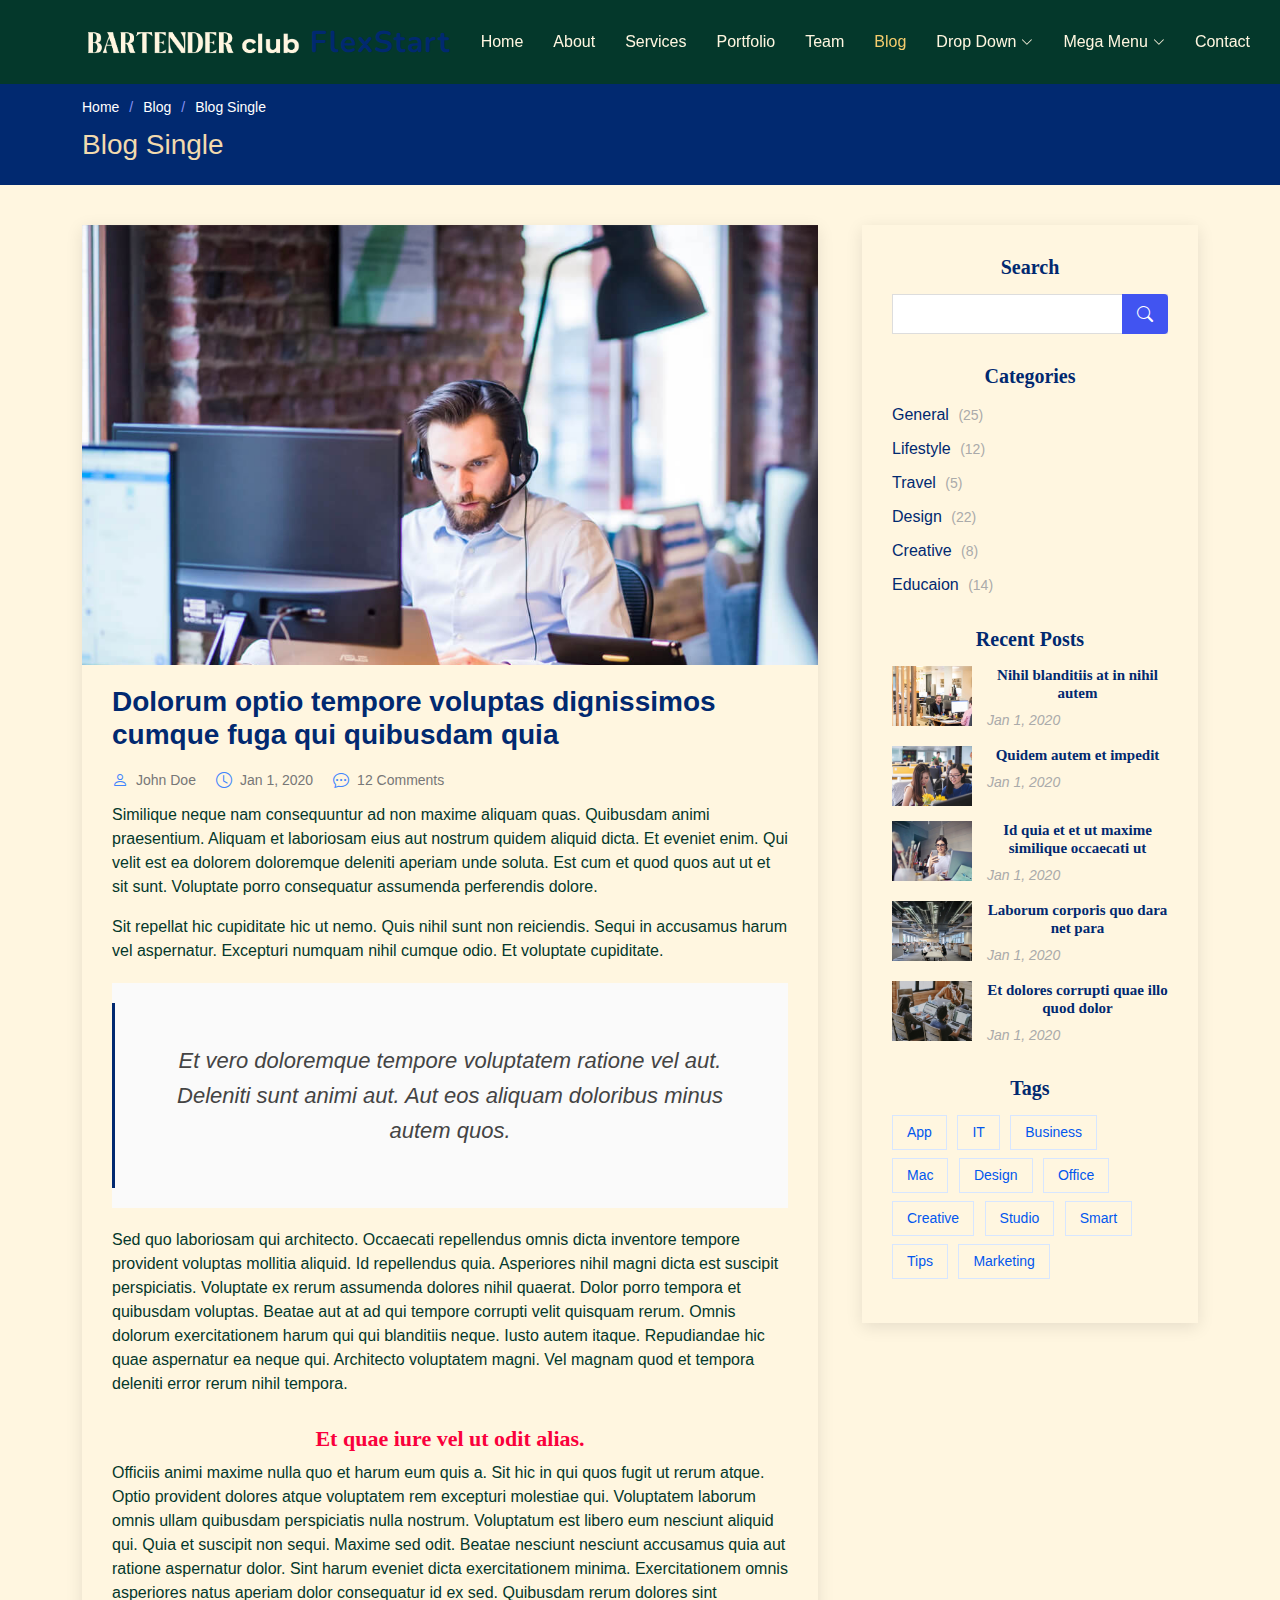
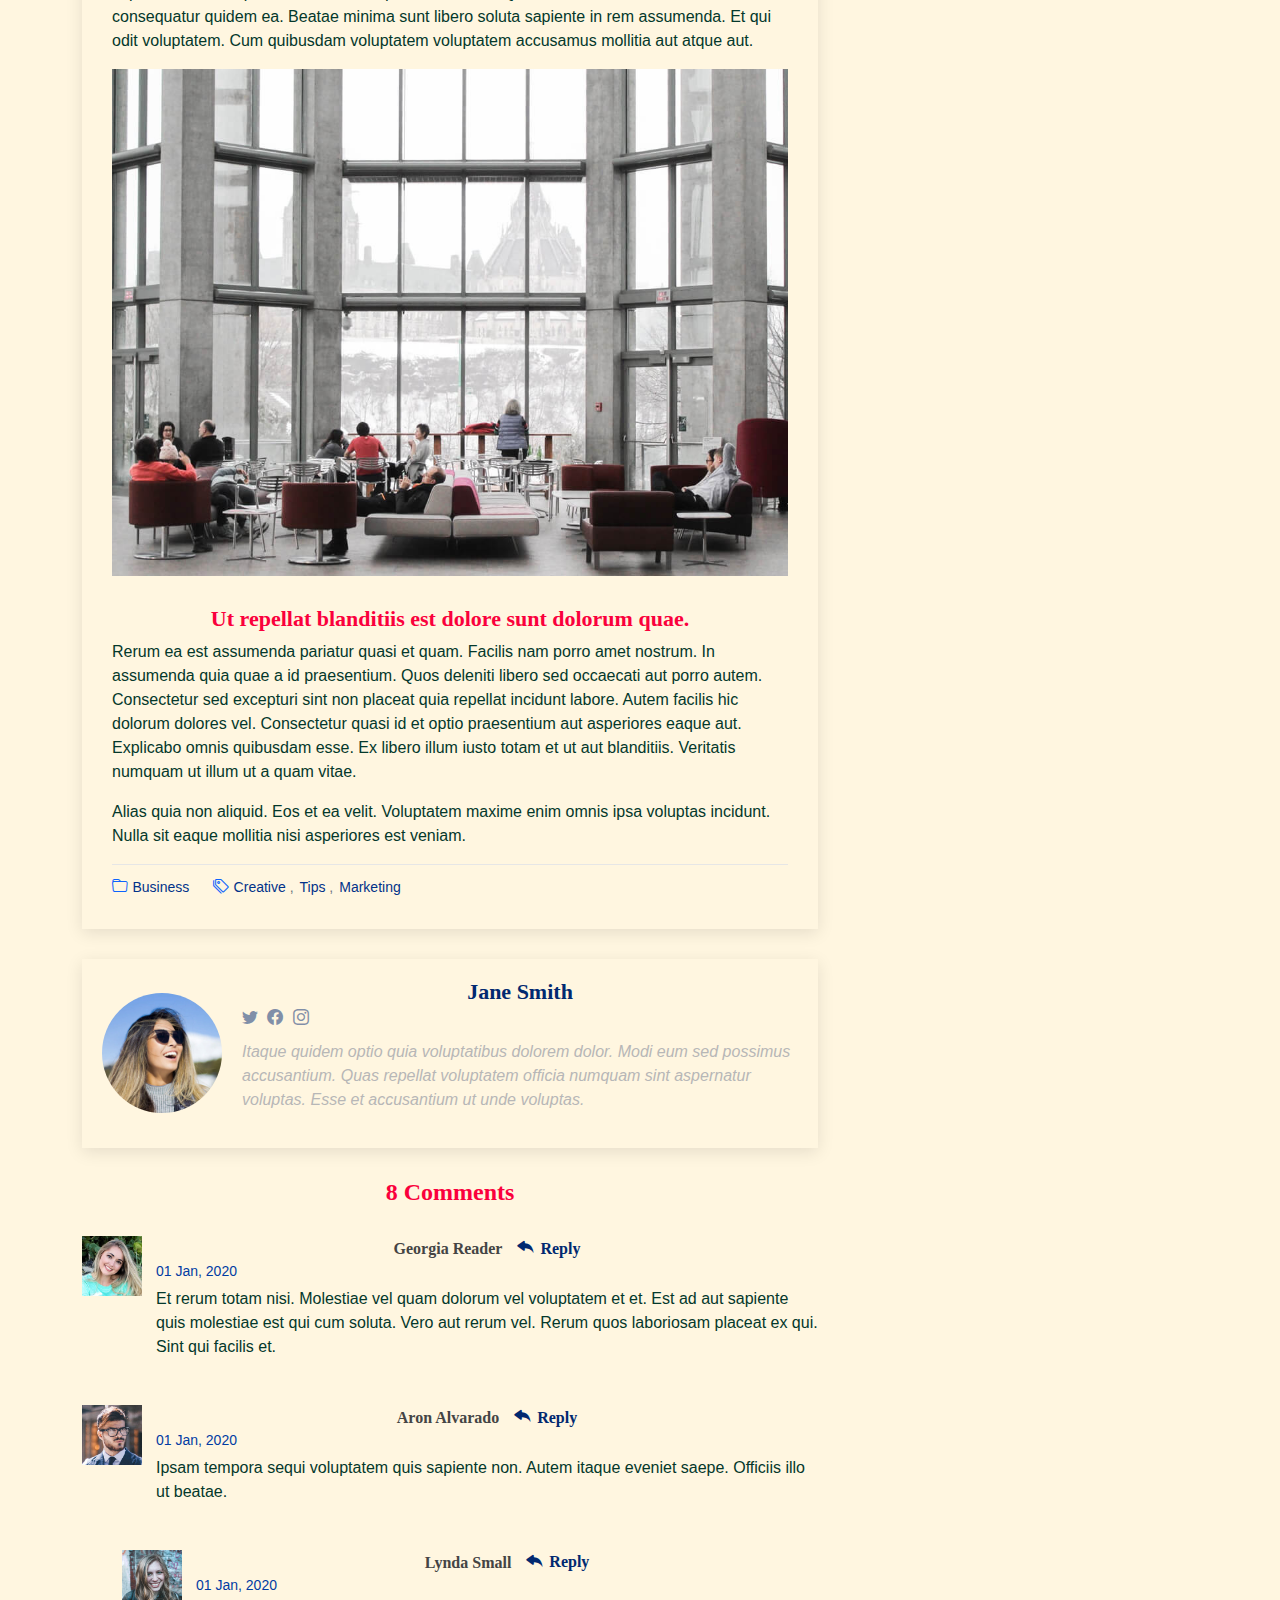
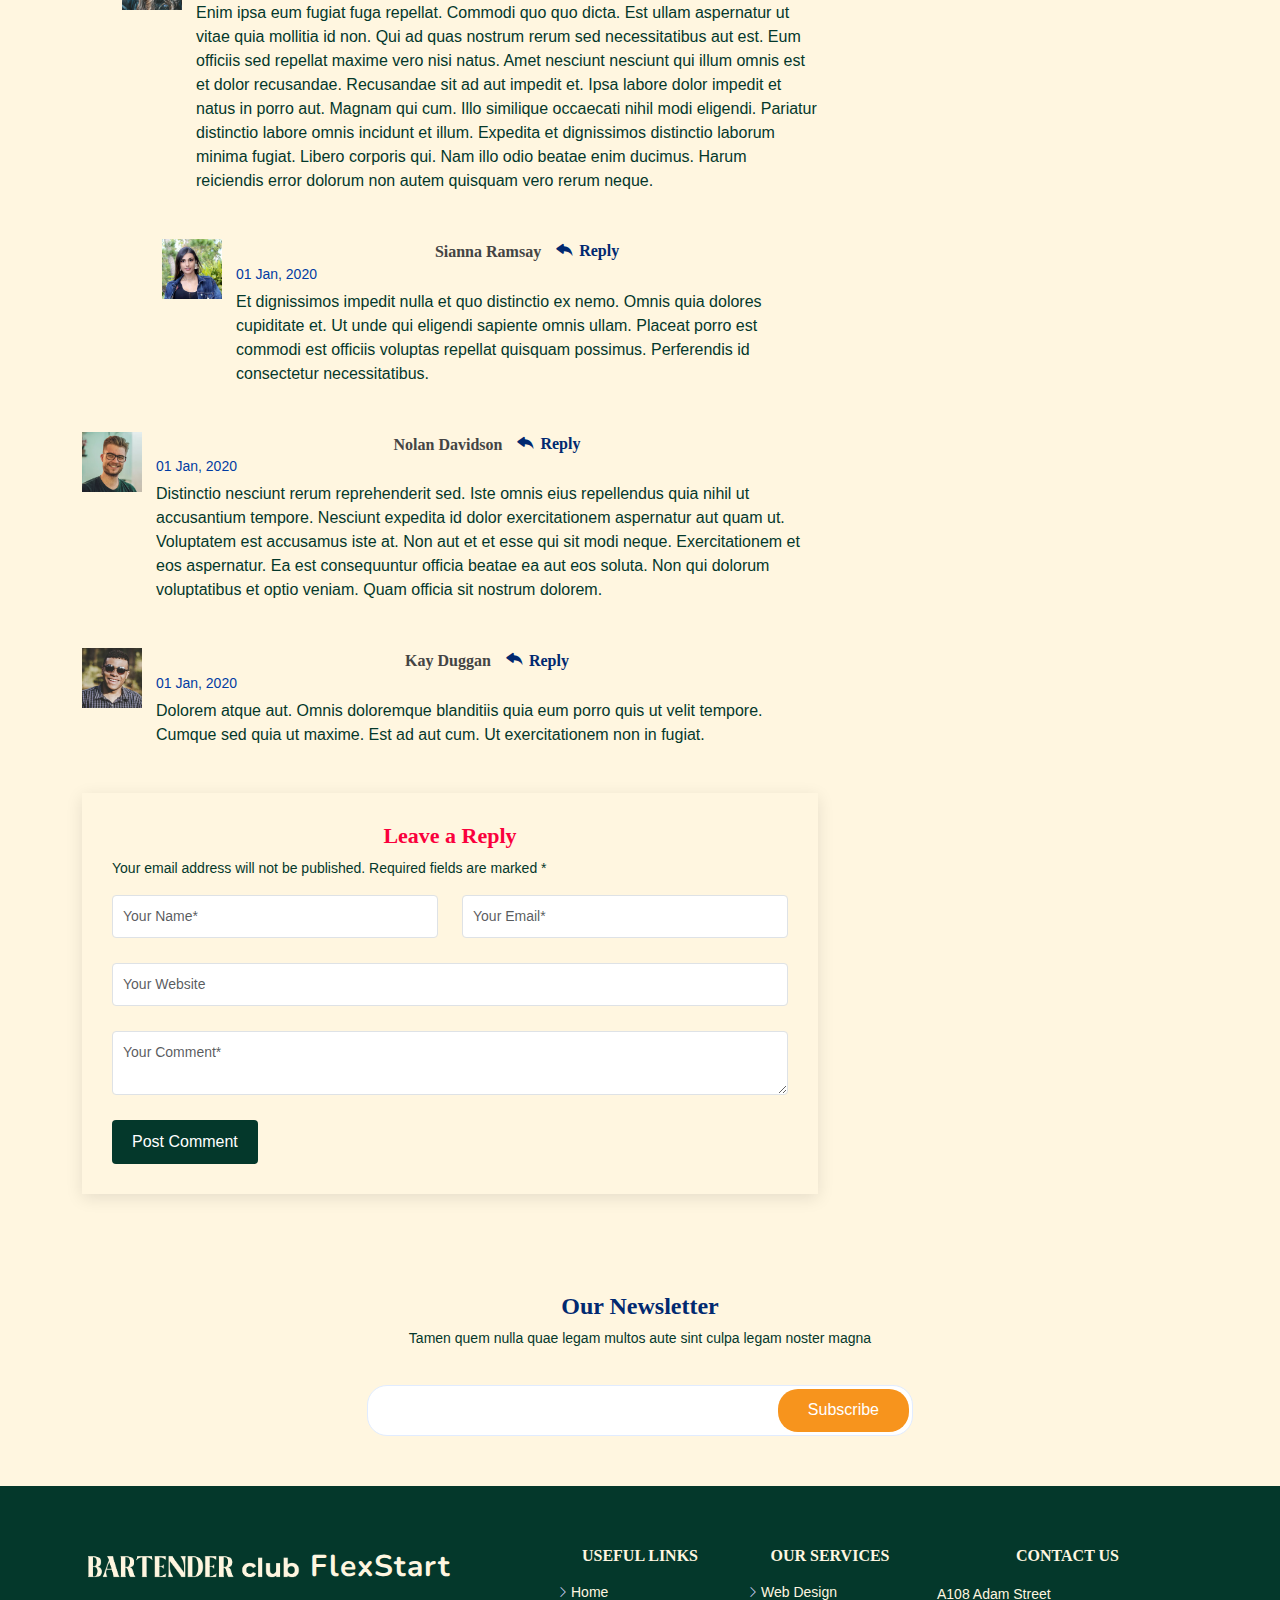
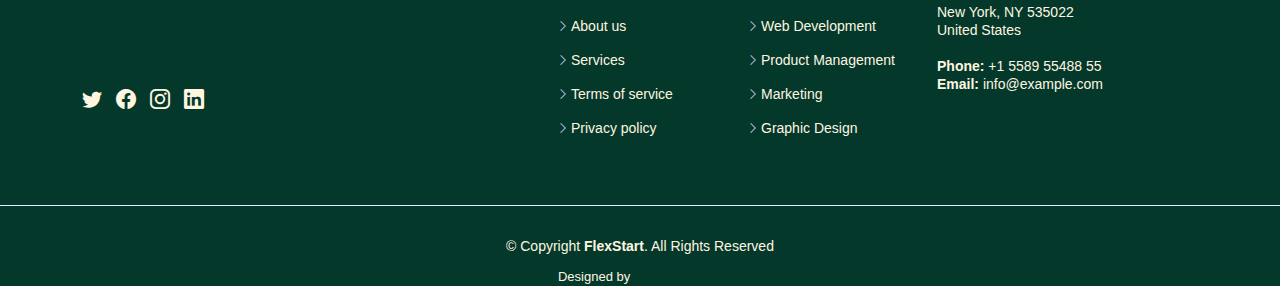
<file: blog-single.html>
<!DOCTYPE html>
<html lang="en">

<head>
  <meta charset="utf-8">
  <meta content="width=device-width, initial-scale=1.0" name="viewport">

  <title>Blog Single - FlexStart Bootstrap Template</title>
  <meta content="" name="description">
  <meta content="" name="keywords">

  <!-- Favicons -->
  <link href="assets/img/favicon.png" rel="icon">
  <link href="assets/img/apple-touch-icon.png" rel="apple-touch-icon">

  <!-- Google Fonts -->
  <link href="https://fonts.googleapis.com/css?family=Open+Sans:300,300i,400,400i,600,600i,700,700i|Nunito:300,300i,400,400i,600,600i,700,700i|Poppins:300,300i,400,400i,500,500i,600,600i,700,700i" rel="stylesheet">

  <!-- Vendor CSS Files -->
  <link href="assets/vendor/aos/aos.css" rel="stylesheet">
  <link href="assets/vendor/bootstrap/css/bootstrap.min.css" rel="stylesheet">
  <link href="assets/vendor/bootstrap-icons/bootstrap-icons.css" rel="stylesheet">
  <link href="assets/vendor/glightbox/css/glightbox.min.css" rel="stylesheet">
  <link href="assets/vendor/remixicon/remixicon.css" rel="stylesheet">
  <link href="assets/vendor/swiper/swiper-bundle.min.css" rel="stylesheet">

  <!-- Template Main CSS File -->
  <link href="assets/css/style.css" rel="stylesheet">

  <!-- =======================================================
  * Template Name: FlexStart
  * Updated: Jul 27 2023 with Bootstrap v5.3.1
  * Template URL: https://bootstrapmade.com/flexstart-bootstrap-startup-template/
  * Author: BootstrapMade.com
  * License: https://bootstrapmade.com/license/
  ======================================================== -->
</head>

<body>

  <!-- ======= Header ======= -->
  <header id="header" class="header fixed-top">
    <div class="container-fluid container-xl d-flex align-items-center justify-content-between">

      <a href="index.html" class="logo d-flex align-items-center">
        <img src="assets/img/logo.png" alt="">
        <span>FlexStart</span>
      </a>

      <nav id="navbar" class="navbar">
        <ul>
          <li><a class="nav-link scrollto " href="#hero">Home</a></li>
          <li><a class="nav-link scrollto" href="#about">About</a></li>
          <li><a class="nav-link scrollto" href="#services">Services</a></li>
          <li><a class="nav-link scrollto" href="#portfolio">Portfolio</a></li>
          <li><a class="nav-link scrollto" href="#team">Team</a></li>
          <li><a class="active" href="blog.html">Blog</a></li>
          <li class="dropdown"><a href="#"><span>Drop Down</span> <i class="bi bi-chevron-down"></i></a>
            <ul>
              <li><a href="#">Drop Down 1</a></li>
              <li class="dropdown"><a href="#"><span>Deep Drop Down</span> <i class="bi bi-chevron-right"></i></a>
                <ul>
                  <li><a href="#">Deep Drop Down 1</a></li>
                  <li><a href="#">Deep Drop Down 2</a></li>
                  <li><a href="#">Deep Drop Down 3</a></li>
                  <li><a href="#">Deep Drop Down 4</a></li>
                  <li><a href="#">Deep Drop Down 5</a></li>
                </ul>
              </li>
              <li><a href="#">Drop Down 2</a></li>
              <li><a href="#">Drop Down 3</a></li>
              <li><a href="#">Drop Down 4</a></li>
            </ul>
          </li>

          <li class="dropdown megamenu"><a href="#"><span>Mega Menu</span> <i class="bi bi-chevron-down"></i></a>
            <ul>
              <li>
                <a href="#">Column 1 link 1</a>
                <a href="#">Column 1 link 2</a>
                <a href="#">Column 1 link 3</a>
              </li>
              <li>
                <a href="#">Column 2 link 1</a>
                <a href="#">Column 2 link 2</a>
                <a href="#">Column 3 link 3</a>
              </li>
              <li>
                <a href="#">Column 3 link 1</a>
                <a href="#">Column 3 link 2</a>
                <a href="#">Column 3 link 3</a>
              </li>
              <li>
                <a href="#">Column 4 link 1</a>
                <a href="#">Column 4 link 2</a>
                <a href="#">Column 4 link 3</a>
              </li>
            </ul>
          </li>

          <li><a class="nav-link scrollto" href="#contact">Contact</a></li>
          <li><a class="getstarted scrollto" href="#about">Get Started</a></li>
        </ul>
        <i class="bi bi-list mobile-nav-toggle"></i>
      </nav><!-- .navbar -->

    </div>
  </header><!-- End Header -->

  <main id="main">

    <!-- ======= Breadcrumbs ======= -->
    <section class="breadcrumbs">
      <div class="container">

        <ol>
          <li><a href="index.html">Home</a></li>
          <li><a href="blog.html">Blog</a></li>
          <li>Blog Single</li>
        </ol>
        <h2>Blog Single</h2>

      </div>
    </section><!-- End Breadcrumbs -->

    <!-- ======= Blog Single Section ======= -->
    <section id="blog" class="blog">
      <div class="container" data-aos="fade-up">

        <div class="row">

          <div class="col-lg-8 entries">

            <article class="entry entry-single">

              <div class="entry-img">
                <img src="assets/img/blog/blog-1.jpg" alt="" class="img-fluid">
              </div>

              <h2 class="entry-title">
                <a href="blog-single.html">Dolorum optio tempore voluptas dignissimos cumque fuga qui quibusdam quia</a>
              </h2>

              <div class="entry-meta">
                <ul>
                  <li class="d-flex align-items-center"><i class="bi bi-person"></i> <a href="blog-single.html">John Doe</a></li>
                  <li class="d-flex align-items-center"><i class="bi bi-clock"></i> <a href="blog-single.html"><time datetime="2020-01-01">Jan 1, 2020</time></a></li>
                  <li class="d-flex align-items-center"><i class="bi bi-chat-dots"></i> <a href="blog-single.html">12 Comments</a></li>
                </ul>
              </div>

              <div class="entry-content">
                <p>
                  Similique neque nam consequuntur ad non maxime aliquam quas. Quibusdam animi praesentium. Aliquam et laboriosam eius aut nostrum quidem aliquid dicta.
                  Et eveniet enim. Qui velit est ea dolorem doloremque deleniti aperiam unde soluta. Est cum et quod quos aut ut et sit sunt. Voluptate porro consequatur assumenda perferendis dolore.
                </p>

                <p>
                  Sit repellat hic cupiditate hic ut nemo. Quis nihil sunt non reiciendis. Sequi in accusamus harum vel aspernatur. Excepturi numquam nihil cumque odio. Et voluptate cupiditate.
                </p>

                <blockquote>
                  <p>
                    Et vero doloremque tempore voluptatem ratione vel aut. Deleniti sunt animi aut. Aut eos aliquam doloribus minus autem quos.
                  </p>
                </blockquote>

                <p>
                  Sed quo laboriosam qui architecto. Occaecati repellendus omnis dicta inventore tempore provident voluptas mollitia aliquid. Id repellendus quia. Asperiores nihil magni dicta est suscipit perspiciatis. Voluptate ex rerum assumenda dolores nihil quaerat.
                  Dolor porro tempora et quibusdam voluptas. Beatae aut at ad qui tempore corrupti velit quisquam rerum. Omnis dolorum exercitationem harum qui qui blanditiis neque.
                  Iusto autem itaque. Repudiandae hic quae aspernatur ea neque qui. Architecto voluptatem magni. Vel magnam quod et tempora deleniti error rerum nihil tempora.
                </p>

                <h3>Et quae iure vel ut odit alias.</h3>
                <p>
                  Officiis animi maxime nulla quo et harum eum quis a. Sit hic in qui quos fugit ut rerum atque. Optio provident dolores atque voluptatem rem excepturi molestiae qui. Voluptatem laborum omnis ullam quibusdam perspiciatis nulla nostrum. Voluptatum est libero eum nesciunt aliquid qui.
                  Quia et suscipit non sequi. Maxime sed odit. Beatae nesciunt nesciunt accusamus quia aut ratione aspernatur dolor. Sint harum eveniet dicta exercitationem minima. Exercitationem omnis asperiores natus aperiam dolor consequatur id ex sed. Quibusdam rerum dolores sint consequatur quidem ea.
                  Beatae minima sunt libero soluta sapiente in rem assumenda. Et qui odit voluptatem. Cum quibusdam voluptatem voluptatem accusamus mollitia aut atque aut.
                </p>
                <img src="assets/img/blog/blog-inside-post.jpg" class="img-fluid" alt="">

                <h3>Ut repellat blanditiis est dolore sunt dolorum quae.</h3>
                <p>
                  Rerum ea est assumenda pariatur quasi et quam. Facilis nam porro amet nostrum. In assumenda quia quae a id praesentium. Quos deleniti libero sed occaecati aut porro autem. Consectetur sed excepturi sint non placeat quia repellat incidunt labore. Autem facilis hic dolorum dolores vel.
                  Consectetur quasi id et optio praesentium aut asperiores eaque aut. Explicabo omnis quibusdam esse. Ex libero illum iusto totam et ut aut blanditiis. Veritatis numquam ut illum ut a quam vitae.
                </p>
                <p>
                  Alias quia non aliquid. Eos et ea velit. Voluptatem maxime enim omnis ipsa voluptas incidunt. Nulla sit eaque mollitia nisi asperiores est veniam.
                </p>

              </div>

              <div class="entry-footer">
                <i class="bi bi-folder"></i>
                <ul class="cats">
                  <li><a href="#">Business</a></li>
                </ul>

                <i class="bi bi-tags"></i>
                <ul class="tags">
                  <li><a href="#">Creative</a></li>
                  <li><a href="#">Tips</a></li>
                  <li><a href="#">Marketing</a></li>
                </ul>
              </div>

            </article><!-- End blog entry -->

            <div class="blog-author d-flex align-items-center">
              <img src="assets/img/blog/blog-author.jpg" class="rounded-circle float-left" alt="">
              <div>
                <h4>Jane Smith</h4>
                <div class="social-links">
                  <a href="https://twitters.com/#"><i class="bi bi-twitter"></i></a>
                  <a href="https://facebook.com/#"><i class="bi bi-facebook"></i></a>
                  <a href="https://instagram.com/#"><i class="biu bi-instagram"></i></a>
                </div>
                <p>
                  Itaque quidem optio quia voluptatibus dolorem dolor. Modi eum sed possimus accusantium. Quas repellat voluptatem officia numquam sint aspernatur voluptas. Esse et accusantium ut unde voluptas.
                </p>
              </div>
            </div><!-- End blog author bio -->

            <div class="blog-comments">

              <h4 class="comments-count">8 Comments</h4>

              <div id="comment-1" class="comment">
                <div class="d-flex">
                  <div class="comment-img"><img src="assets/img/blog/comments-1.jpg" alt=""></div>
                  <div>
                    <h5><a href="">Georgia Reader</a> <a href="#" class="reply"><i class="bi bi-reply-fill"></i> Reply</a></h5>
                    <time datetime="2020-01-01">01 Jan, 2020</time>
                    <p>
                      Et rerum totam nisi. Molestiae vel quam dolorum vel voluptatem et et. Est ad aut sapiente quis molestiae est qui cum soluta.
                      Vero aut rerum vel. Rerum quos laboriosam placeat ex qui. Sint qui facilis et.
                    </p>
                  </div>
                </div>
              </div><!-- End comment #1 -->

              <div id="comment-2" class="comment">
                <div class="d-flex">
                  <div class="comment-img"><img src="assets/img/blog/comments-2.jpg" alt=""></div>
                  <div>
                    <h5><a href="">Aron Alvarado</a> <a href="#" class="reply"><i class="bi bi-reply-fill"></i> Reply</a></h5>
                    <time datetime="2020-01-01">01 Jan, 2020</time>
                    <p>
                      Ipsam tempora sequi voluptatem quis sapiente non. Autem itaque eveniet saepe. Officiis illo ut beatae.
                    </p>
                  </div>
                </div>

                <div id="comment-reply-1" class="comment comment-reply">
                  <div class="d-flex">
                    <div class="comment-img"><img src="assets/img/blog/comments-3.jpg" alt=""></div>
                    <div>
                      <h5><a href="">Lynda Small</a> <a href="#" class="reply"><i class="bi bi-reply-fill"></i> Reply</a></h5>
                      <time datetime="2020-01-01">01 Jan, 2020</time>
                      <p>
                        Enim ipsa eum fugiat fuga repellat. Commodi quo quo dicta. Est ullam aspernatur ut vitae quia mollitia id non. Qui ad quas nostrum rerum sed necessitatibus aut est. Eum officiis sed repellat maxime vero nisi natus. Amet nesciunt nesciunt qui illum omnis est et dolor recusandae.

                        Recusandae sit ad aut impedit et. Ipsa labore dolor impedit et natus in porro aut. Magnam qui cum. Illo similique occaecati nihil modi eligendi. Pariatur distinctio labore omnis incidunt et illum. Expedita et dignissimos distinctio laborum minima fugiat.

                        Libero corporis qui. Nam illo odio beatae enim ducimus. Harum reiciendis error dolorum non autem quisquam vero rerum neque.
                      </p>
                    </div>
                  </div>

                  <div id="comment-reply-2" class="comment comment-reply">
                    <div class="d-flex">
                      <div class="comment-img"><img src="assets/img/blog/comments-4.jpg" alt=""></div>
                      <div>
                        <h5><a href="">Sianna Ramsay</a> <a href="#" class="reply"><i class="bi bi-reply-fill"></i> Reply</a></h5>
                        <time datetime="2020-01-01">01 Jan, 2020</time>
                        <p>
                          Et dignissimos impedit nulla et quo distinctio ex nemo. Omnis quia dolores cupiditate et. Ut unde qui eligendi sapiente omnis ullam. Placeat porro est commodi est officiis voluptas repellat quisquam possimus. Perferendis id consectetur necessitatibus.
                        </p>
                      </div>
                    </div>

                  </div><!-- End comment reply #2-->

                </div><!-- End comment reply #1-->

              </div><!-- End comment #2-->

              <div id="comment-3" class="comment">
                <div class="d-flex">
                  <div class="comment-img"><img src="assets/img/blog/comments-5.jpg" alt=""></div>
                  <div>
                    <h5><a href="">Nolan Davidson</a> <a href="#" class="reply"><i class="bi bi-reply-fill"></i> Reply</a></h5>
                    <time datetime="2020-01-01">01 Jan, 2020</time>
                    <p>
                      Distinctio nesciunt rerum reprehenderit sed. Iste omnis eius repellendus quia nihil ut accusantium tempore. Nesciunt expedita id dolor exercitationem aspernatur aut quam ut. Voluptatem est accusamus iste at.
                      Non aut et et esse qui sit modi neque. Exercitationem et eos aspernatur. Ea est consequuntur officia beatae ea aut eos soluta. Non qui dolorum voluptatibus et optio veniam. Quam officia sit nostrum dolorem.
                    </p>
                  </div>
                </div>

              </div><!-- End comment #3 -->

              <div id="comment-4" class="comment">
                <div class="d-flex">
                  <div class="comment-img"><img src="assets/img/blog/comments-6.jpg" alt=""></div>
                  <div>
                    <h5><a href="">Kay Duggan</a> <a href="#" class="reply"><i class="bi bi-reply-fill"></i> Reply</a></h5>
                    <time datetime="2020-01-01">01 Jan, 2020</time>
                    <p>
                      Dolorem atque aut. Omnis doloremque blanditiis quia eum porro quis ut velit tempore. Cumque sed quia ut maxime. Est ad aut cum. Ut exercitationem non in fugiat.
                    </p>
                  </div>
                </div>

              </div><!-- End comment #4 -->

              <div class="reply-form">
                <h4>Leave a Reply</h4>
                <p>Your email address will not be published. Required fields are marked * </p>
                <form action="">
                  <div class="row">
                    <div class="col-md-6 form-group">
                      <input name="name" type="text" class="form-control" placeholder="Your Name*">
                    </div>
                    <div class="col-md-6 form-group">
                      <input name="email" type="text" class="form-control" placeholder="Your Email*">
                    </div>
                  </div>
                  <div class="row">
                    <div class="col form-group">
                      <input name="website" type="text" class="form-control" placeholder="Your Website">
                    </div>
                  </div>
                  <div class="row">
                    <div class="col form-group">
                      <textarea name="comment" class="form-control" placeholder="Your Comment*"></textarea>
                    </div>
                  </div>
                  <button type="submit" class="btn btn-primary">Post Comment</button>

                </form>

              </div>

            </div><!-- End blog comments -->

          </div><!-- End blog entries list -->

          <div class="col-lg-4">

            <div class="sidebar">

              <h3 class="sidebar-title">Search</h3>
              <div class="sidebar-item search-form">
                <form action="">
                  <input type="text">
                  <button type="submit"><i class="bi bi-search"></i></button>
                </form>
              </div><!-- End sidebar search formn-->

              <h3 class="sidebar-title">Categories</h3>
              <div class="sidebar-item categories">
                <ul>
                  <li><a href="#">General <span>(25)</span></a></li>
                  <li><a href="#">Lifestyle <span>(12)</span></a></li>
                  <li><a href="#">Travel <span>(5)</span></a></li>
                  <li><a href="#">Design <span>(22)</span></a></li>
                  <li><a href="#">Creative <span>(8)</span></a></li>
                  <li><a href="#">Educaion <span>(14)</span></a></li>
                </ul>
              </div><!-- End sidebar categories-->

              <h3 class="sidebar-title">Recent Posts</h3>
              <div class="sidebar-item recent-posts">
                <div class="post-item clearfix">
                  <img src="assets/img/blog/blog-recent-1.jpg" alt="">
                  <h4><a href="blog-single.html">Nihil blanditiis at in nihil autem</a></h4>
                  <time datetime="2020-01-01">Jan 1, 2020</time>
                </div>

                <div class="post-item clearfix">
                  <img src="assets/img/blog/blog-recent-2.jpg" alt="">
                  <h4><a href="blog-single.html">Quidem autem et impedit</a></h4>
                  <time datetime="2020-01-01">Jan 1, 2020</time>
                </div>

                <div class="post-item clearfix">
                  <img src="assets/img/blog/blog-recent-3.jpg" alt="">
                  <h4><a href="blog-single.html">Id quia et et ut maxime similique occaecati ut</a></h4>
                  <time datetime="2020-01-01">Jan 1, 2020</time>
                </div>

                <div class="post-item clearfix">
                  <img src="assets/img/blog/blog-recent-4.jpg" alt="">
                  <h4><a href="blog-single.html">Laborum corporis quo dara net para</a></h4>
                  <time datetime="2020-01-01">Jan 1, 2020</time>
                </div>

                <div class="post-item clearfix">
                  <img src="assets/img/blog/blog-recent-5.jpg" alt="">
                  <h4><a href="blog-single.html">Et dolores corrupti quae illo quod dolor</a></h4>
                  <time datetime="2020-01-01">Jan 1, 2020</time>
                </div>

              </div><!-- End sidebar recent posts-->

              <h3 class="sidebar-title">Tags</h3>
              <div class="sidebar-item tags">
                <ul>
                  <li><a href="#">App</a></li>
                  <li><a href="#">IT</a></li>
                  <li><a href="#">Business</a></li>
                  <li><a href="#">Mac</a></li>
                  <li><a href="#">Design</a></li>
                  <li><a href="#">Office</a></li>
                  <li><a href="#">Creative</a></li>
                  <li><a href="#">Studio</a></li>
                  <li><a href="#">Smart</a></li>
                  <li><a href="#">Tips</a></li>
                  <li><a href="#">Marketing</a></li>
                </ul>
              </div><!-- End sidebar tags-->

            </div><!-- End sidebar -->

          </div><!-- End blog sidebar -->

        </div>

      </div>
    </section><!-- End Blog Single Section -->

  </main><!-- End #main -->

  <!-- ======= Footer ======= -->
  <footer id="footer" class="footer">

    <div class="footer-newsletter">
      <div class="container">
        <div class="row justify-content-center">
          <div class="col-lg-12 text-center">
            <h4>Our Newsletter</h4>
            <p>Tamen quem nulla quae legam multos aute sint culpa legam noster magna</p>
          </div>
          <div class="col-lg-6">
            <form action="" method="post">
              <input type="email" name="email"><input type="submit" value="Subscribe">
            </form>
          </div>
        </div>
      </div>
    </div>

    <div class="footer-top">
      <div class="container">
        <div class="row gy-4">
          <div class="col-lg-5 col-md-12 footer-info">
            <a href="index.html" class="logo d-flex align-items-center">
              <img src="assets/img/logo.png" alt="">
              <span>FlexStart</span>
            </a>
            <p>Cras fermentum odio eu feugiat lide par naso tierra. Justo eget nada terra videa magna derita valies darta donna mare fermentum iaculis eu non diam phasellus.</p>
            <div class="social-links mt-3">
              <a href="#" class="twitter"><i class="bi bi-twitter"></i></a>
              <a href="#" class="facebook"><i class="bi bi-facebook"></i></a>
              <a href="#" class="instagram"><i class="bi bi-instagram"></i></a>
              <a href="#" class="linkedin"><i class="bi bi-linkedin"></i></a>
            </div>
          </div>

          <div class="col-lg-2 col-6 footer-links">
            <h4>Useful Links</h4>
            <ul>
              <li><i class="bi bi-chevron-right"></i> <a href="#">Home</a></li>
              <li><i class="bi bi-chevron-right"></i> <a href="#">About us</a></li>
              <li><i class="bi bi-chevron-right"></i> <a href="#">Services</a></li>
              <li><i class="bi bi-chevron-right"></i> <a href="#">Terms of service</a></li>
              <li><i class="bi bi-chevron-right"></i> <a href="#">Privacy policy</a></li>
            </ul>
          </div>

          <div class="col-lg-2 col-6 footer-links">
            <h4>Our Services</h4>
            <ul>
              <li><i class="bi bi-chevron-right"></i> <a href="#">Web Design</a></li>
              <li><i class="bi bi-chevron-right"></i> <a href="#">Web Development</a></li>
              <li><i class="bi bi-chevron-right"></i> <a href="#">Product Management</a></li>
              <li><i class="bi bi-chevron-right"></i> <a href="#">Marketing</a></li>
              <li><i class="bi bi-chevron-right"></i> <a href="#">Graphic Design</a></li>
            </ul>
          </div>

          <div class="col-lg-3 col-md-12 footer-contact text-center text-md-start">
            <h4>Contact Us</h4>
            <p>
              A108 Adam Street <br>
              New York, NY 535022<br>
              United States <br><br>
              <strong>Phone:</strong> +1 5589 55488 55<br>
              <strong>Email:</strong> info@example.com<br>
            </p>

          </div>

        </div>
      </div>
    </div>

    <div class="container">
      <div class="copyright">
        &copy; Copyright <strong><span>FlexStart</span></strong>. All Rights Reserved
      </div>
      <div class="credits">
        <!-- All the links in the footer should remain intact. -->
        <!-- You can delete the links only if you purchased the pro version. -->
        <!-- Licensing information: https://bootstrapmade.com/license/ -->
        <!-- Purchase the pro version with working PHP/AJAX contact form: https://bootstrapmade.com/flexstart-bootstrap-startup-template/ -->
        Designed by <a href="https://bootstrapmade.com/">BootstrapMade</a>
      </div>
    </div>
  </footer><!-- End Footer -->

  <a href="#" class="back-to-top d-flex align-items-center justify-content-center"><i class="bi bi-arrow-up-short"></i></a>

  <!-- Vendor JS Files -->
  <script src="assets/vendor/purecounter/purecounter_vanilla.js"></script>
  <script src="assets/vendor/aos/aos.js"></script>
  <script src="assets/vendor/bootstrap/js/bootstrap.bundle.min.js"></script>
  <script src="assets/vendor/glightbox/js/glightbox.min.js"></script>
  <script src="assets/vendor/isotope-layout/isotope.pkgd.min.js"></script>
  <script src="assets/vendor/swiper/swiper-bundle.min.js"></script>
  <script src="assets/vendor/php-email-form/validate.js"></script>

  <!-- Template Main JS File -->
  <script src="assets/js/main.js"></script>

</body>

</html>
</file>
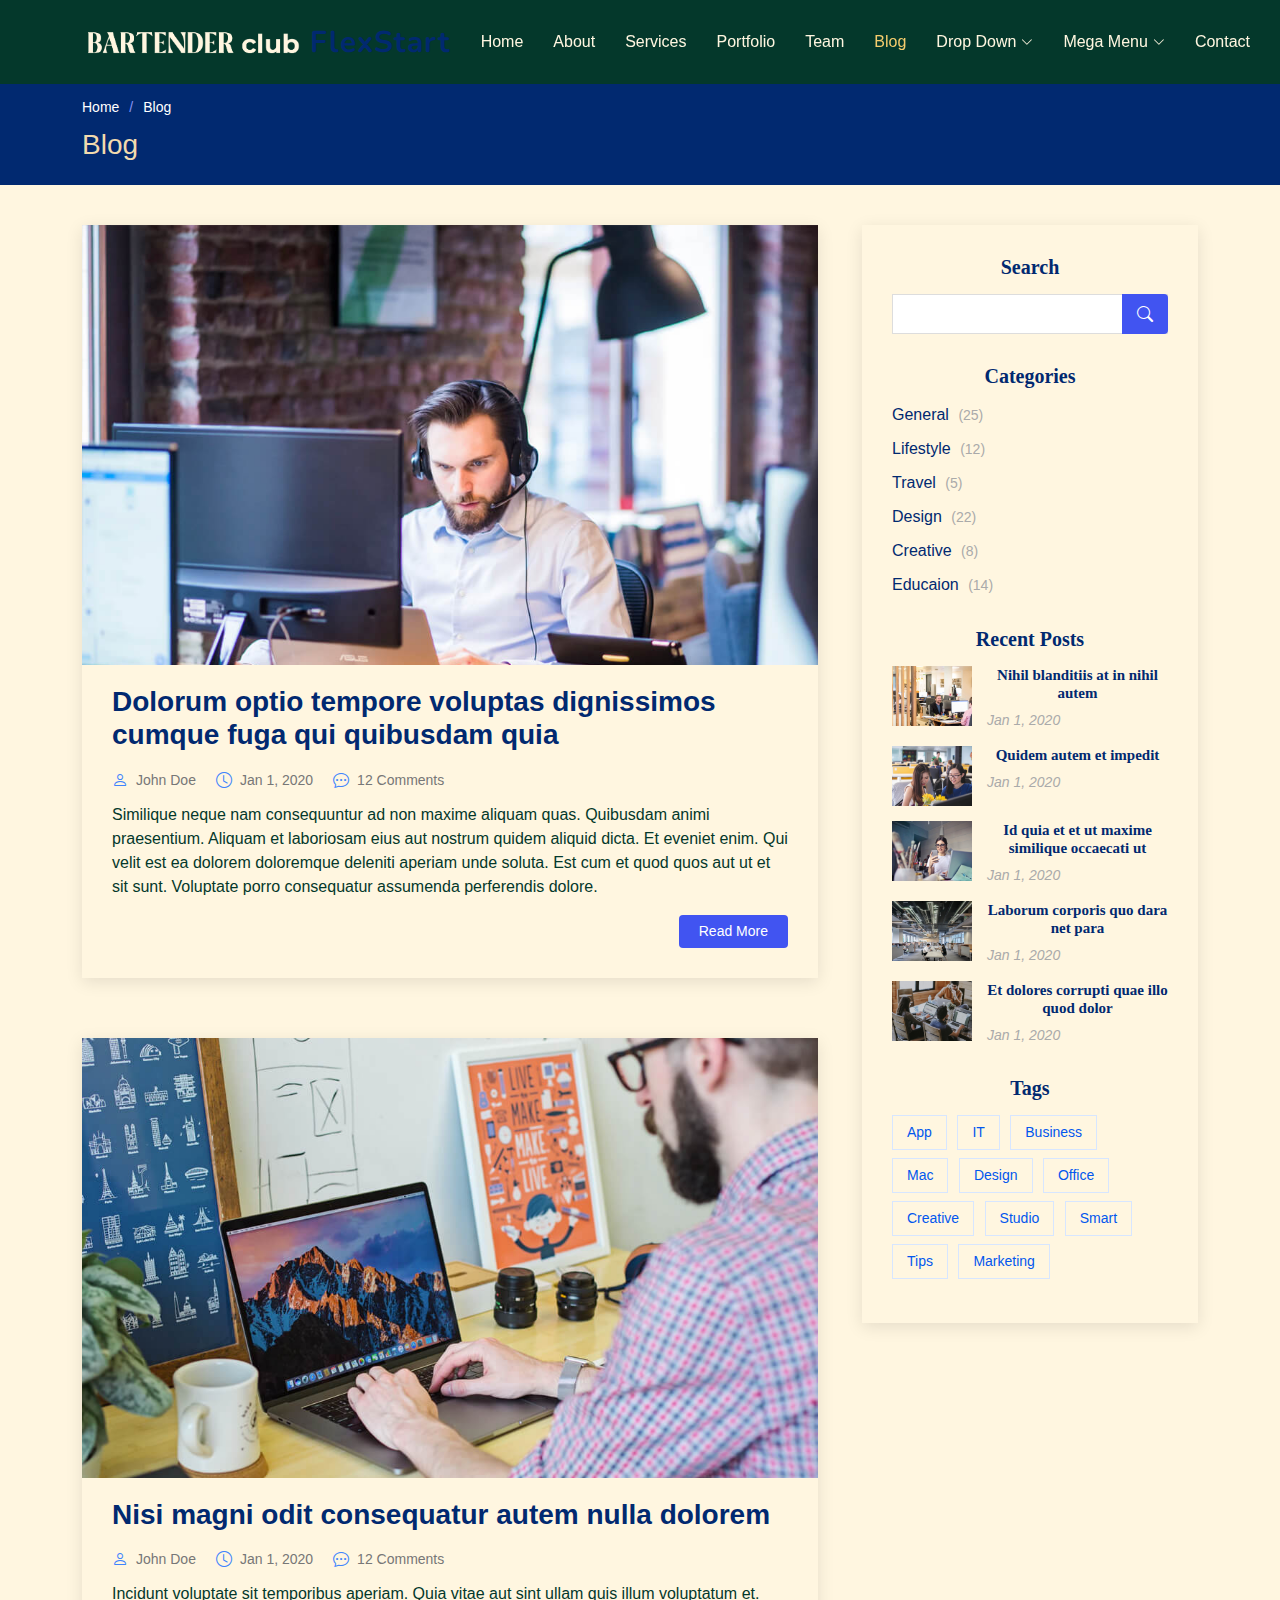
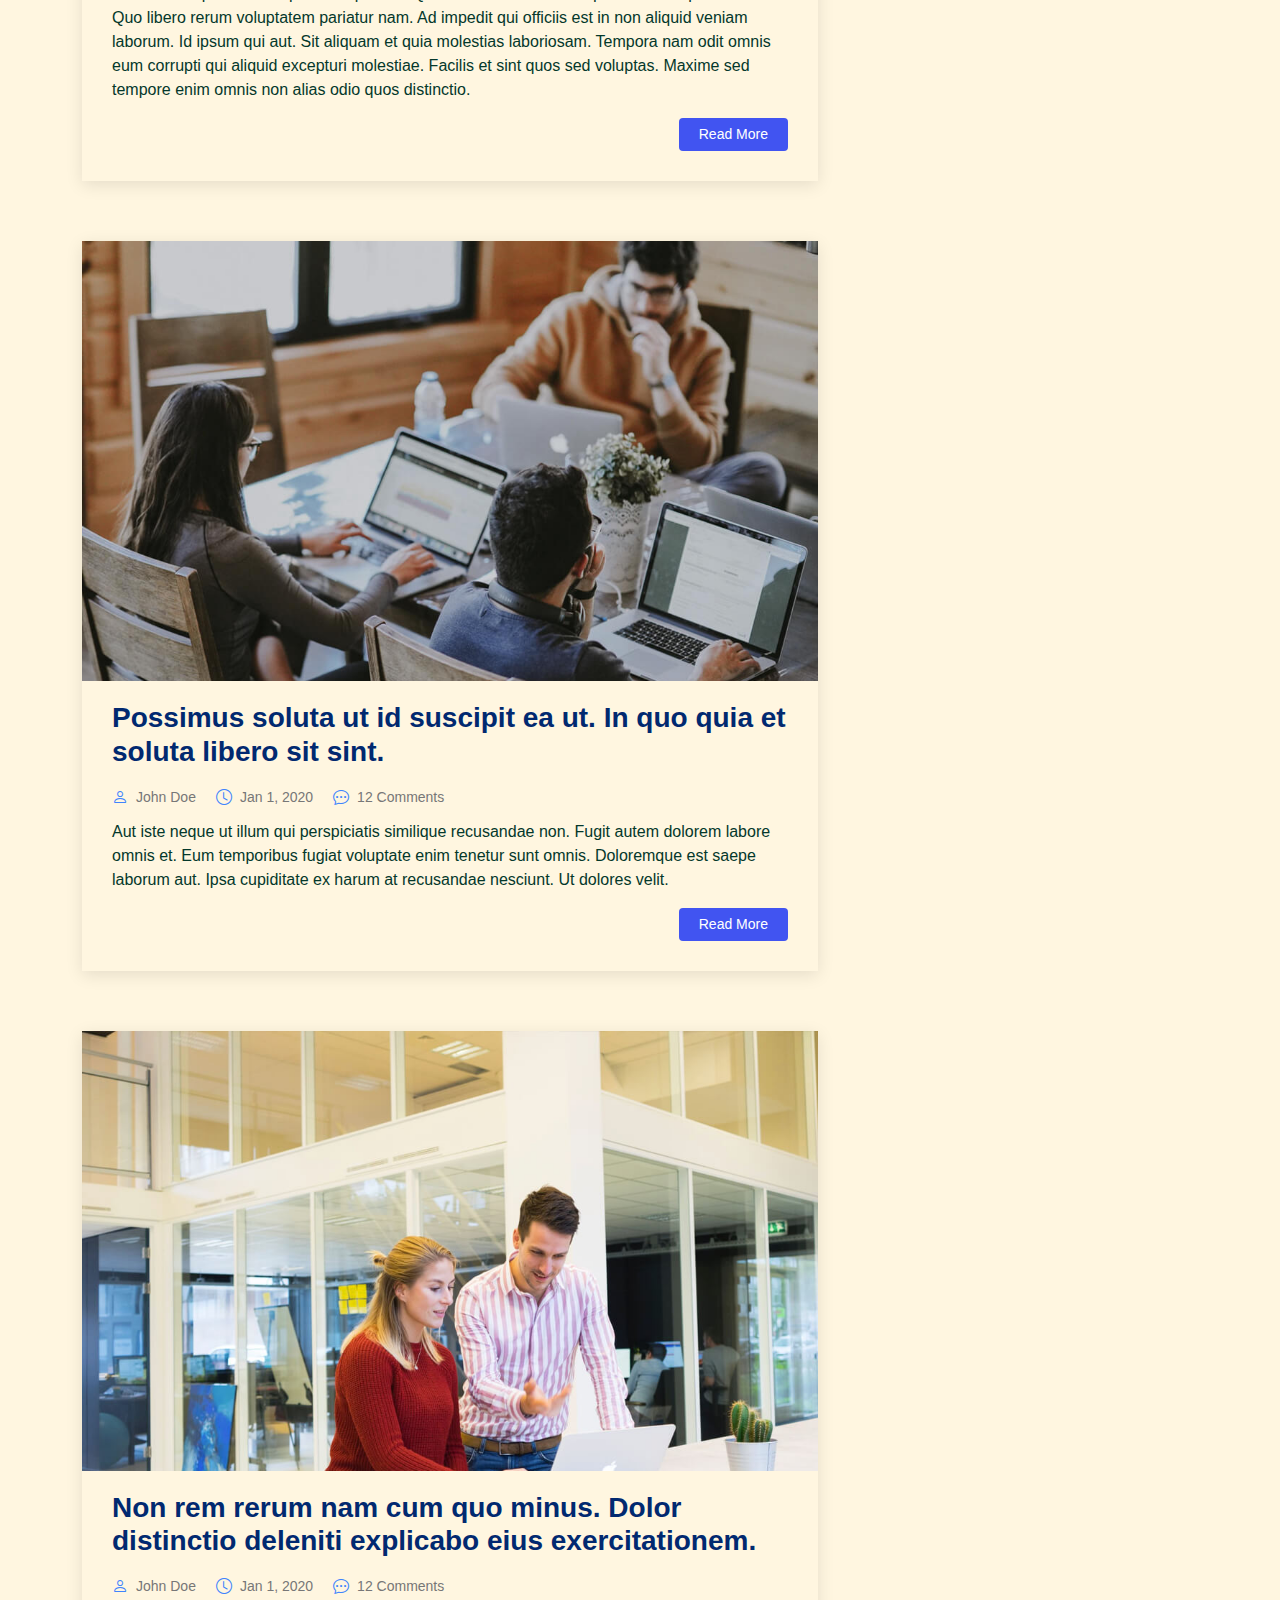
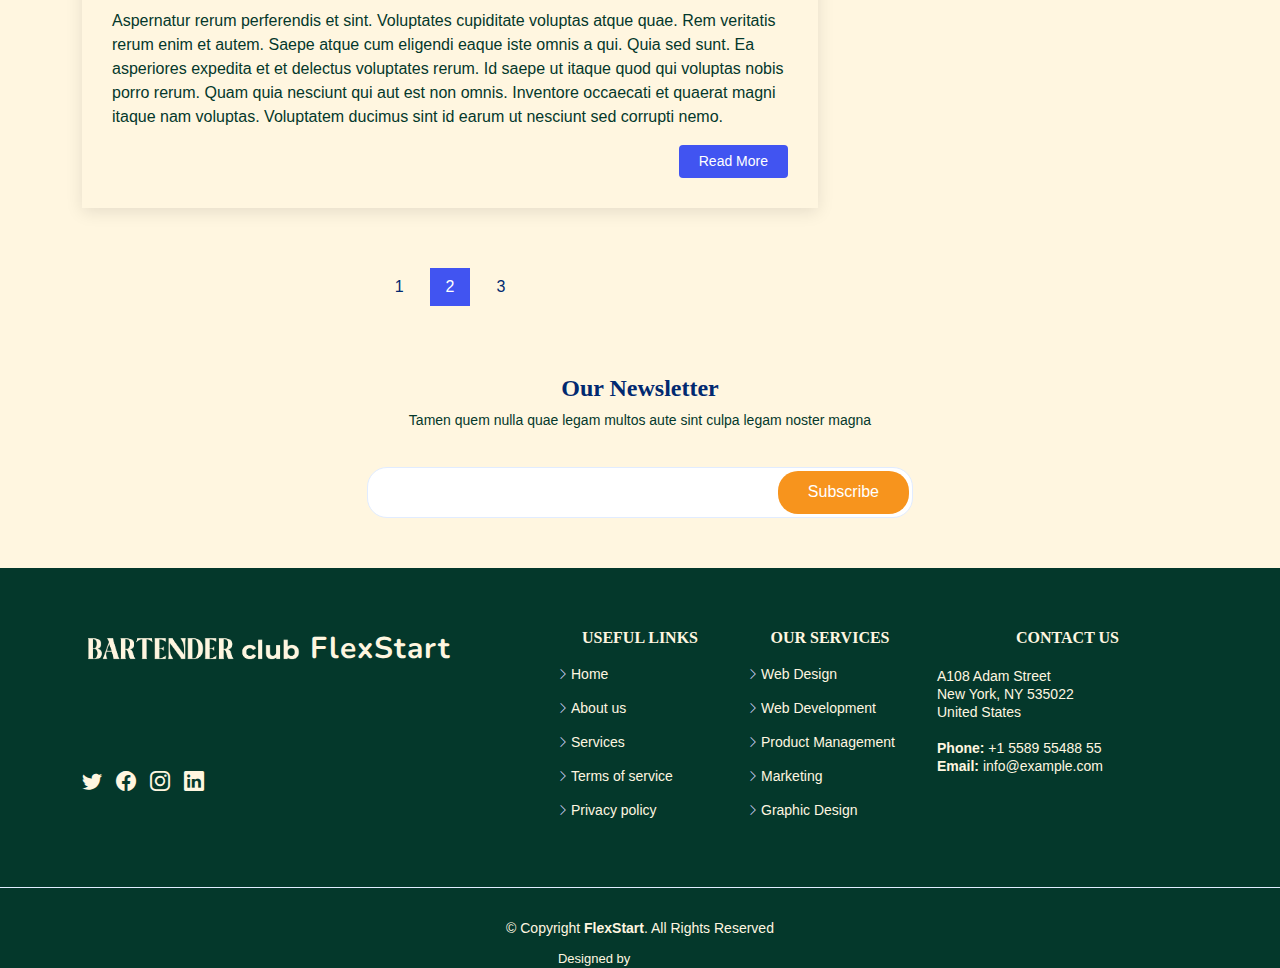
<file: blog.html>
<!DOCTYPE html>
<html lang="en">

<head>
  <meta charset="utf-8">
  <meta content="width=device-width, initial-scale=1.0" name="viewport">

  <title>Blog - FlexStart Bootstrap Template</title>
  <meta content="" name="description">
  <meta content="" name="keywords">

  <!-- Favicons -->
  <link href="assets/img/favicon.png" rel="icon">
  <link href="assets/img/apple-touch-icon.png" rel="apple-touch-icon">

  <!-- Google Fonts -->
  <link href="https://fonts.googleapis.com/css?family=Open+Sans:300,300i,400,400i,600,600i,700,700i|Nunito:300,300i,400,400i,600,600i,700,700i|Poppins:300,300i,400,400i,500,500i,600,600i,700,700i" rel="stylesheet">

  <!-- Vendor CSS Files -->
  <link href="assets/vendor/aos/aos.css" rel="stylesheet">
  <link href="assets/vendor/bootstrap/css/bootstrap.min.css" rel="stylesheet">
  <link href="assets/vendor/bootstrap-icons/bootstrap-icons.css" rel="stylesheet">
  <link href="assets/vendor/glightbox/css/glightbox.min.css" rel="stylesheet">
  <link href="assets/vendor/remixicon/remixicon.css" rel="stylesheet">
  <link href="assets/vendor/swiper/swiper-bundle.min.css" rel="stylesheet">

  <!-- Template Main CSS File -->
  <link href="assets/css/style.css" rel="stylesheet">

  <!-- =======================================================
  * Template Name: FlexStart
  * Updated: Jul 27 2023 with Bootstrap v5.3.1
  * Template URL: https://bootstrapmade.com/flexstart-bootstrap-startup-template/
  * Author: BootstrapMade.com
  * License: https://bootstrapmade.com/license/
  ======================================================== -->
</head>

<body>

  <!-- ======= Header ======= -->
  <header id="header" class="header fixed-top">
    <div class="container-fluid container-xl d-flex align-items-center justify-content-between">

      <a href="index.html" class="logo d-flex align-items-center">
        <img src="assets/img/logo.png" alt="">
        <span>FlexStart</span>
      </a>

      <nav id="navbar" class="navbar">
        <ul>
          <li><a class="nav-link scrollto " href="#hero">Home</a></li>
          <li><a class="nav-link scrollto" href="#about">About</a></li>
          <li><a class="nav-link scrollto" href="#services">Services</a></li>
          <li><a class="nav-link scrollto" href="#portfolio">Portfolio</a></li>
          <li><a class="nav-link scrollto" href="#team">Team</a></li>
          <li><a class="active" href="blog.html">Blog</a></li>
          <li class="dropdown"><a href="#"><span>Drop Down</span> <i class="bi bi-chevron-down"></i></a>
            <ul>
              <li><a href="#">Drop Down 1</a></li>
              <li class="dropdown"><a href="#"><span>Deep Drop Down</span> <i class="bi bi-chevron-right"></i></a>
                <ul>
                  <li><a href="#">Deep Drop Down 1</a></li>
                  <li><a href="#">Deep Drop Down 2</a></li>
                  <li><a href="#">Deep Drop Down 3</a></li>
                  <li><a href="#">Deep Drop Down 4</a></li>
                  <li><a href="#">Deep Drop Down 5</a></li>
                </ul>
              </li>
              <li><a href="#">Drop Down 2</a></li>
              <li><a href="#">Drop Down 3</a></li>
              <li><a href="#">Drop Down 4</a></li>
            </ul>
          </li>

          <li class="dropdown megamenu"><a href="#"><span>Mega Menu</span> <i class="bi bi-chevron-down"></i></a>
            <ul>
              <li>
                <a href="#">Column 1 link 1</a>
                <a href="#">Column 1 link 2</a>
                <a href="#">Column 1 link 3</a>
              </li>
              <li>
                <a href="#">Column 2 link 1</a>
                <a href="#">Column 2 link 2</a>
                <a href="#">Column 3 link 3</a>
              </li>
              <li>
                <a href="#">Column 3 link 1</a>
                <a href="#">Column 3 link 2</a>
                <a href="#">Column 3 link 3</a>
              </li>
              <li>
                <a href="#">Column 4 link 1</a>
                <a href="#">Column 4 link 2</a>
                <a href="#">Column 4 link 3</a>
              </li>
            </ul>
          </li>

          <li><a class="nav-link scrollto" href="#contact">Contact</a></li>
          <li><a class="getstarted scrollto" href="#about">Get Started</a></li>
        </ul>
        <i class="bi bi-list mobile-nav-toggle"></i>
      </nav><!-- .navbar -->

    </div>
  </header><!-- End Header -->

  <main id="main">

    <!-- ======= Breadcrumbs ======= -->
    <section class="breadcrumbs">
      <div class="container">

        <ol>
          <li><a href="index.html">Home</a></li>
          <li>Blog</li>
        </ol>
        <h2>Blog</h2>

      </div>
    </section><!-- End Breadcrumbs -->

    <!-- ======= Blog Section ======= -->
    <section id="blog" class="blog">
      <div class="container" data-aos="fade-up">

        <div class="row">

          <div class="col-lg-8 entries">

            <article class="entry">

              <div class="entry-img">
                <img src="assets/img/blog/blog-1.jpg" alt="" class="img-fluid">
              </div>

              <h2 class="entry-title">
                <a href="blog-single.html">Dolorum optio tempore voluptas dignissimos cumque fuga qui quibusdam quia</a>
              </h2>

              <div class="entry-meta">
                <ul>
                  <li class="d-flex align-items-center"><i class="bi bi-person"></i> <a href="blog-single.html">John Doe</a></li>
                  <li class="d-flex align-items-center"><i class="bi bi-clock"></i> <a href="blog-single.html"><time datetime="2020-01-01">Jan 1, 2020</time></a></li>
                  <li class="d-flex align-items-center"><i class="bi bi-chat-dots"></i> <a href="blog-single.html">12 Comments</a></li>
                </ul>
              </div>

              <div class="entry-content">
                <p>
                  Similique neque nam consequuntur ad non maxime aliquam quas. Quibusdam animi praesentium. Aliquam et laboriosam eius aut nostrum quidem aliquid dicta.
                  Et eveniet enim. Qui velit est ea dolorem doloremque deleniti aperiam unde soluta. Est cum et quod quos aut ut et sit sunt. Voluptate porro consequatur assumenda perferendis dolore.
                </p>
                <div class="read-more">
                  <a href="blog-single.html">Read More</a>
                </div>
              </div>

            </article><!-- End blog entry -->

            <article class="entry">

              <div class="entry-img">
                <img src="assets/img/blog/blog-2.jpg" alt="" class="img-fluid">
              </div>

              <h2 class="entry-title">
                <a href="blog-single.html">Nisi magni odit consequatur autem nulla dolorem</a>
              </h2>

              <div class="entry-meta">
                <ul>
                  <li class="d-flex align-items-center"><i class="bi bi-person"></i> <a href="blog-single.html">John Doe</a></li>
                  <li class="d-flex align-items-center"><i class="bi bi-clock"></i> <a href="blog-single.html"><time datetime="2020-01-01">Jan 1, 2020</time></a></li>
                  <li class="d-flex align-items-center"><i class="bi bi-chat-dots"></i> <a href="blog-single.html">12 Comments</a></li>
                </ul>
              </div>

              <div class="entry-content">
                <p>
                  Incidunt voluptate sit temporibus aperiam. Quia vitae aut sint ullam quis illum voluptatum et. Quo libero rerum voluptatem pariatur nam.
                  Ad impedit qui officiis est in non aliquid veniam laborum. Id ipsum qui aut. Sit aliquam et quia molestias laboriosam. Tempora nam odit omnis eum corrupti qui aliquid excepturi molestiae. Facilis et sint quos sed voluptas. Maxime sed tempore enim omnis non alias odio quos distinctio.
                </p>
                <div class="read-more">
                  <a href="blog-single.html">Read More</a>
                </div>
              </div>

            </article><!-- End blog entry -->

            <article class="entry">

              <div class="entry-img">
                <img src="assets/img/blog/blog-3.jpg" alt="" class="img-fluid">
              </div>

              <h2 class="entry-title">
                <a href="blog-single.html">Possimus soluta ut id suscipit ea ut. In quo quia et soluta libero sit sint.</a>
              </h2>

              <div class="entry-meta">
                <ul>
                  <li class="d-flex align-items-center"><i class="bi bi-person"></i> <a href="blog-single.html">John Doe</a></li>
                  <li class="d-flex align-items-center"><i class="bi bi-clock"></i> <a href="blog-single.html"><time datetime="2020-01-01">Jan 1, 2020</time></a></li>
                  <li class="d-flex align-items-center"><i class="bi bi-chat-dots"></i> <a href="blog-single.html">12 Comments</a></li>
                </ul>
              </div>

              <div class="entry-content">
                <p>
                  Aut iste neque ut illum qui perspiciatis similique recusandae non. Fugit autem dolorem labore omnis et. Eum temporibus fugiat voluptate enim tenetur sunt omnis.
                  Doloremque est saepe laborum aut. Ipsa cupiditate ex harum at recusandae nesciunt. Ut dolores velit.
                </p>
                <div class="read-more">
                  <a href="blog-single.html">Read More</a>
                </div>
              </div>

            </article><!-- End blog entry -->

            <article class="entry">

              <div class="entry-img">
                <img src="assets/img/blog/blog-4.jpg" alt="" class="img-fluid">
              </div>

              <h2 class="entry-title">
                <a href="blog-single.html">Non rem rerum nam cum quo minus. Dolor distinctio deleniti explicabo eius exercitationem.</a>
              </h2>

              <div class="entry-meta">
                <ul>
                  <li class="d-flex align-items-center"><i class="bi bi-person"></i> <a href="blog-single.html">John Doe</a></li>
                  <li class="d-flex align-items-center"><i class="bi bi-clock"></i> <a href="blog-single.html"><time datetime="2020-01-01">Jan 1, 2020</time></a></li>
                  <li class="d-flex align-items-center"><i class="bi bi-chat-dots"></i> <a href="blog-single.html">12 Comments</a></li>
                </ul>
              </div>

              <div class="entry-content">
                <p>
                  Aspernatur rerum perferendis et sint. Voluptates cupiditate voluptas atque quae. Rem veritatis rerum enim et autem. Saepe atque cum eligendi eaque iste omnis a qui.
                  Quia sed sunt. Ea asperiores expedita et et delectus voluptates rerum. Id saepe ut itaque quod qui voluptas nobis porro rerum. Quam quia nesciunt qui aut est non omnis. Inventore occaecati et quaerat magni itaque nam voluptas. Voluptatem ducimus sint id earum ut nesciunt sed corrupti nemo.
                </p>
                <div class="read-more">
                  <a href="blog-single.html">Read More</a>
                </div>
              </div>

            </article><!-- End blog entry -->

            <div class="blog-pagination">
              <ul class="justify-content-center">
                <li><a href="#">1</a></li>
                <li class="active"><a href="#">2</a></li>
                <li><a href="#">3</a></li>
              </ul>
            </div>

          </div><!-- End blog entries list -->

          <div class="col-lg-4">

            <div class="sidebar">

              <h3 class="sidebar-title">Search</h3>
              <div class="sidebar-item search-form">
                <form action="">
                  <input type="text">
                  <button type="submit"><i class="bi bi-search"></i></button>
                </form>
              </div><!-- End sidebar search formn-->

              <h3 class="sidebar-title">Categories</h3>
              <div class="sidebar-item categories">
                <ul>
                  <li><a href="#">General <span>(25)</span></a></li>
                  <li><a href="#">Lifestyle <span>(12)</span></a></li>
                  <li><a href="#">Travel <span>(5)</span></a></li>
                  <li><a href="#">Design <span>(22)</span></a></li>
                  <li><a href="#">Creative <span>(8)</span></a></li>
                  <li><a href="#">Educaion <span>(14)</span></a></li>
                </ul>
              </div><!-- End sidebar categories-->

              <h3 class="sidebar-title">Recent Posts</h3>
              <div class="sidebar-item recent-posts">
                <div class="post-item clearfix">
                  <img src="assets/img/blog/blog-recent-1.jpg" alt="">
                  <h4><a href="blog-single.html">Nihil blanditiis at in nihil autem</a></h4>
                  <time datetime="2020-01-01">Jan 1, 2020</time>
                </div>

                <div class="post-item clearfix">
                  <img src="assets/img/blog/blog-recent-2.jpg" alt="">
                  <h4><a href="blog-single.html">Quidem autem et impedit</a></h4>
                  <time datetime="2020-01-01">Jan 1, 2020</time>
                </div>

                <div class="post-item clearfix">
                  <img src="assets/img/blog/blog-recent-3.jpg" alt="">
                  <h4><a href="blog-single.html">Id quia et et ut maxime similique occaecati ut</a></h4>
                  <time datetime="2020-01-01">Jan 1, 2020</time>
                </div>

                <div class="post-item clearfix">
                  <img src="assets/img/blog/blog-recent-4.jpg" alt="">
                  <h4><a href="blog-single.html">Laborum corporis quo dara net para</a></h4>
                  <time datetime="2020-01-01">Jan 1, 2020</time>
                </div>

                <div class="post-item clearfix">
                  <img src="assets/img/blog/blog-recent-5.jpg" alt="">
                  <h4><a href="blog-single.html">Et dolores corrupti quae illo quod dolor</a></h4>
                  <time datetime="2020-01-01">Jan 1, 2020</time>
                </div>

              </div><!-- End sidebar recent posts-->

              <h3 class="sidebar-title">Tags</h3>
              <div class="sidebar-item tags">
                <ul>
                  <li><a href="#">App</a></li>
                  <li><a href="#">IT</a></li>
                  <li><a href="#">Business</a></li>
                  <li><a href="#">Mac</a></li>
                  <li><a href="#">Design</a></li>
                  <li><a href="#">Office</a></li>
                  <li><a href="#">Creative</a></li>
                  <li><a href="#">Studio</a></li>
                  <li><a href="#">Smart</a></li>
                  <li><a href="#">Tips</a></li>
                  <li><a href="#">Marketing</a></li>
                </ul>
              </div><!-- End sidebar tags-->

            </div><!-- End sidebar -->

          </div><!-- End blog sidebar -->

        </div>

      </div>
    </section><!-- End Blog Section -->

  </main><!-- End #main -->

  <!-- ======= Footer ======= -->
  <footer id="footer" class="footer">

    <div class="footer-newsletter">
      <div class="container">
        <div class="row justify-content-center">
          <div class="col-lg-12 text-center">
            <h4>Our Newsletter</h4>
            <p>Tamen quem nulla quae legam multos aute sint culpa legam noster magna</p>
          </div>
          <div class="col-lg-6">
            <form action="" method="post">
              <input type="email" name="email"><input type="submit" value="Subscribe">
            </form>
          </div>
        </div>
      </div>
    </div>

    <div class="footer-top">
      <div class="container">
        <div class="row gy-4">
          <div class="col-lg-5 col-md-12 footer-info">
            <a href="index.html" class="logo d-flex align-items-center">
              <img src="assets/img/logo.png" alt="">
              <span>FlexStart</span>
            </a>
            <p>Cras fermentum odio eu feugiat lide par naso tierra. Justo eget nada terra videa magna derita valies darta donna mare fermentum iaculis eu non diam phasellus.</p>
            <div class="social-links mt-3">
              <a href="#" class="twitter"><i class="bi bi-twitter"></i></a>
              <a href="#" class="facebook"><i class="bi bi-facebook"></i></a>
              <a href="#" class="instagram"><i class="bi bi-instagram"></i></a>
              <a href="#" class="linkedin"><i class="bi bi-linkedin"></i></a>
            </div>
          </div>

          <div class="col-lg-2 col-6 footer-links">
            <h4>Useful Links</h4>
            <ul>
              <li><i class="bi bi-chevron-right"></i> <a href="#">Home</a></li>
              <li><i class="bi bi-chevron-right"></i> <a href="#">About us</a></li>
              <li><i class="bi bi-chevron-right"></i> <a href="#">Services</a></li>
              <li><i class="bi bi-chevron-right"></i> <a href="#">Terms of service</a></li>
              <li><i class="bi bi-chevron-right"></i> <a href="#">Privacy policy</a></li>
            </ul>
          </div>

          <div class="col-lg-2 col-6 footer-links">
            <h4>Our Services</h4>
            <ul>
              <li><i class="bi bi-chevron-right"></i> <a href="#">Web Design</a></li>
              <li><i class="bi bi-chevron-right"></i> <a href="#">Web Development</a></li>
              <li><i class="bi bi-chevron-right"></i> <a href="#">Product Management</a></li>
              <li><i class="bi bi-chevron-right"></i> <a href="#">Marketing</a></li>
              <li><i class="bi bi-chevron-right"></i> <a href="#">Graphic Design</a></li>
            </ul>
          </div>

          <div class="col-lg-3 col-md-12 footer-contact text-center text-md-start">
            <h4>Contact Us</h4>
            <p>
              A108 Adam Street <br>
              New York, NY 535022<br>
              United States <br><br>
              <strong>Phone:</strong> +1 5589 55488 55<br>
              <strong>Email:</strong> info@example.com<br>
            </p>

          </div>

        </div>
      </div>
    </div>

    <div class="container">
      <div class="copyright">
        &copy; Copyright <strong><span>FlexStart</span></strong>. All Rights Reserved
      </div>
      <div class="credits">
        <!-- All the links in the footer should remain intact. -->
        <!-- You can delete the links only if you purchased the pro version. -->
        <!-- Licensing information: https://bootstrapmade.com/license/ -->
        <!-- Purchase the pro version with working PHP/AJAX contact form: https://bootstrapmade.com/flexstart-bootstrap-startup-template/ -->
        Designed by <a href="https://bootstrapmade.com/">BootstrapMade</a>
      </div>
    </div>
  </footer><!-- End Footer -->

  <a href="#" class="back-to-top d-flex align-items-center justify-content-center"><i class="bi bi-arrow-up-short"></i></a>

  <!-- Vendor JS Files -->
  <script src="assets/vendor/purecounter/purecounter_vanilla.js"></script>
  <script src="assets/vendor/aos/aos.js"></script>
  <script src="assets/vendor/bootstrap/js/bootstrap.bundle.min.js"></script>
  <script src="assets/vendor/glightbox/js/glightbox.min.js"></script>
  <script src="assets/vendor/isotope-layout/isotope.pkgd.min.js"></script>
  <script src="assets/vendor/swiper/swiper-bundle.min.js"></script>
  <script src="assets/vendor/php-email-form/validate.js"></script>

  <!-- Template Main JS File -->
  <script src="assets/js/main.js"></script>

</body>

</html>
</file>
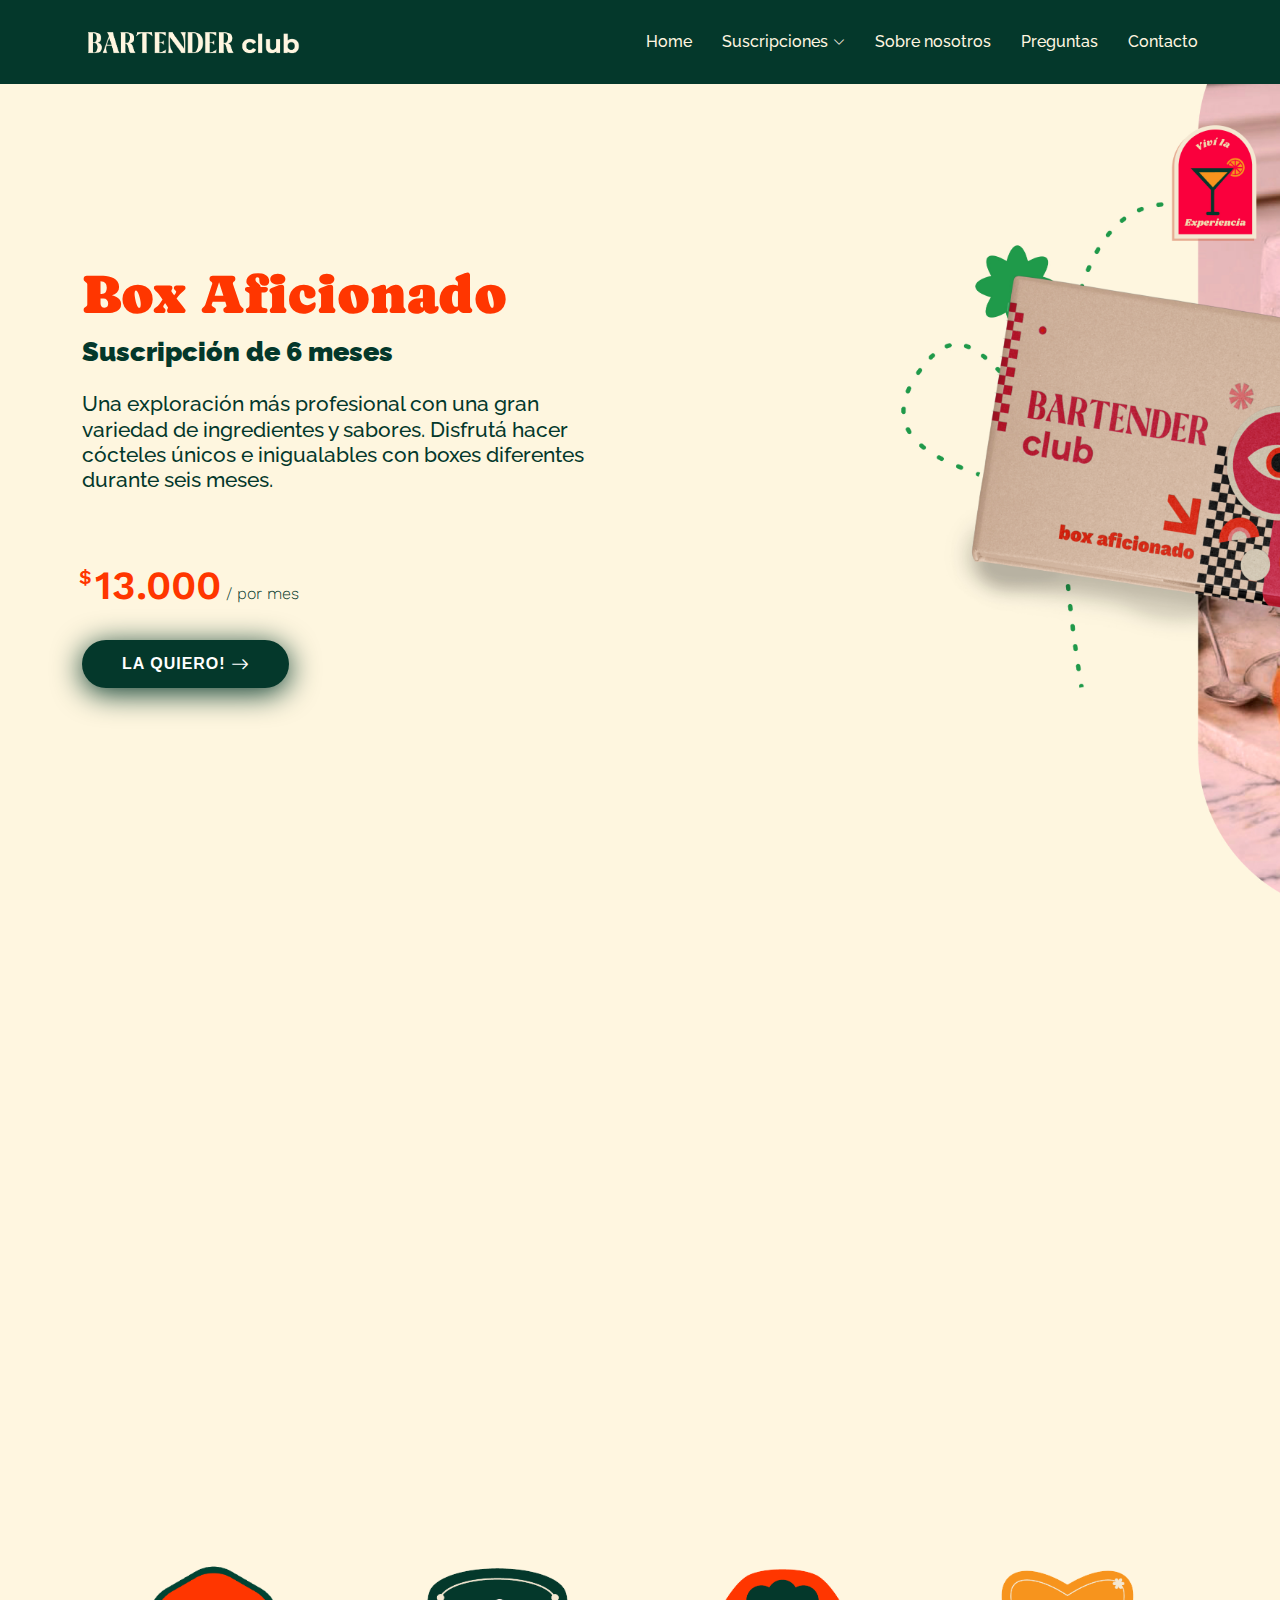
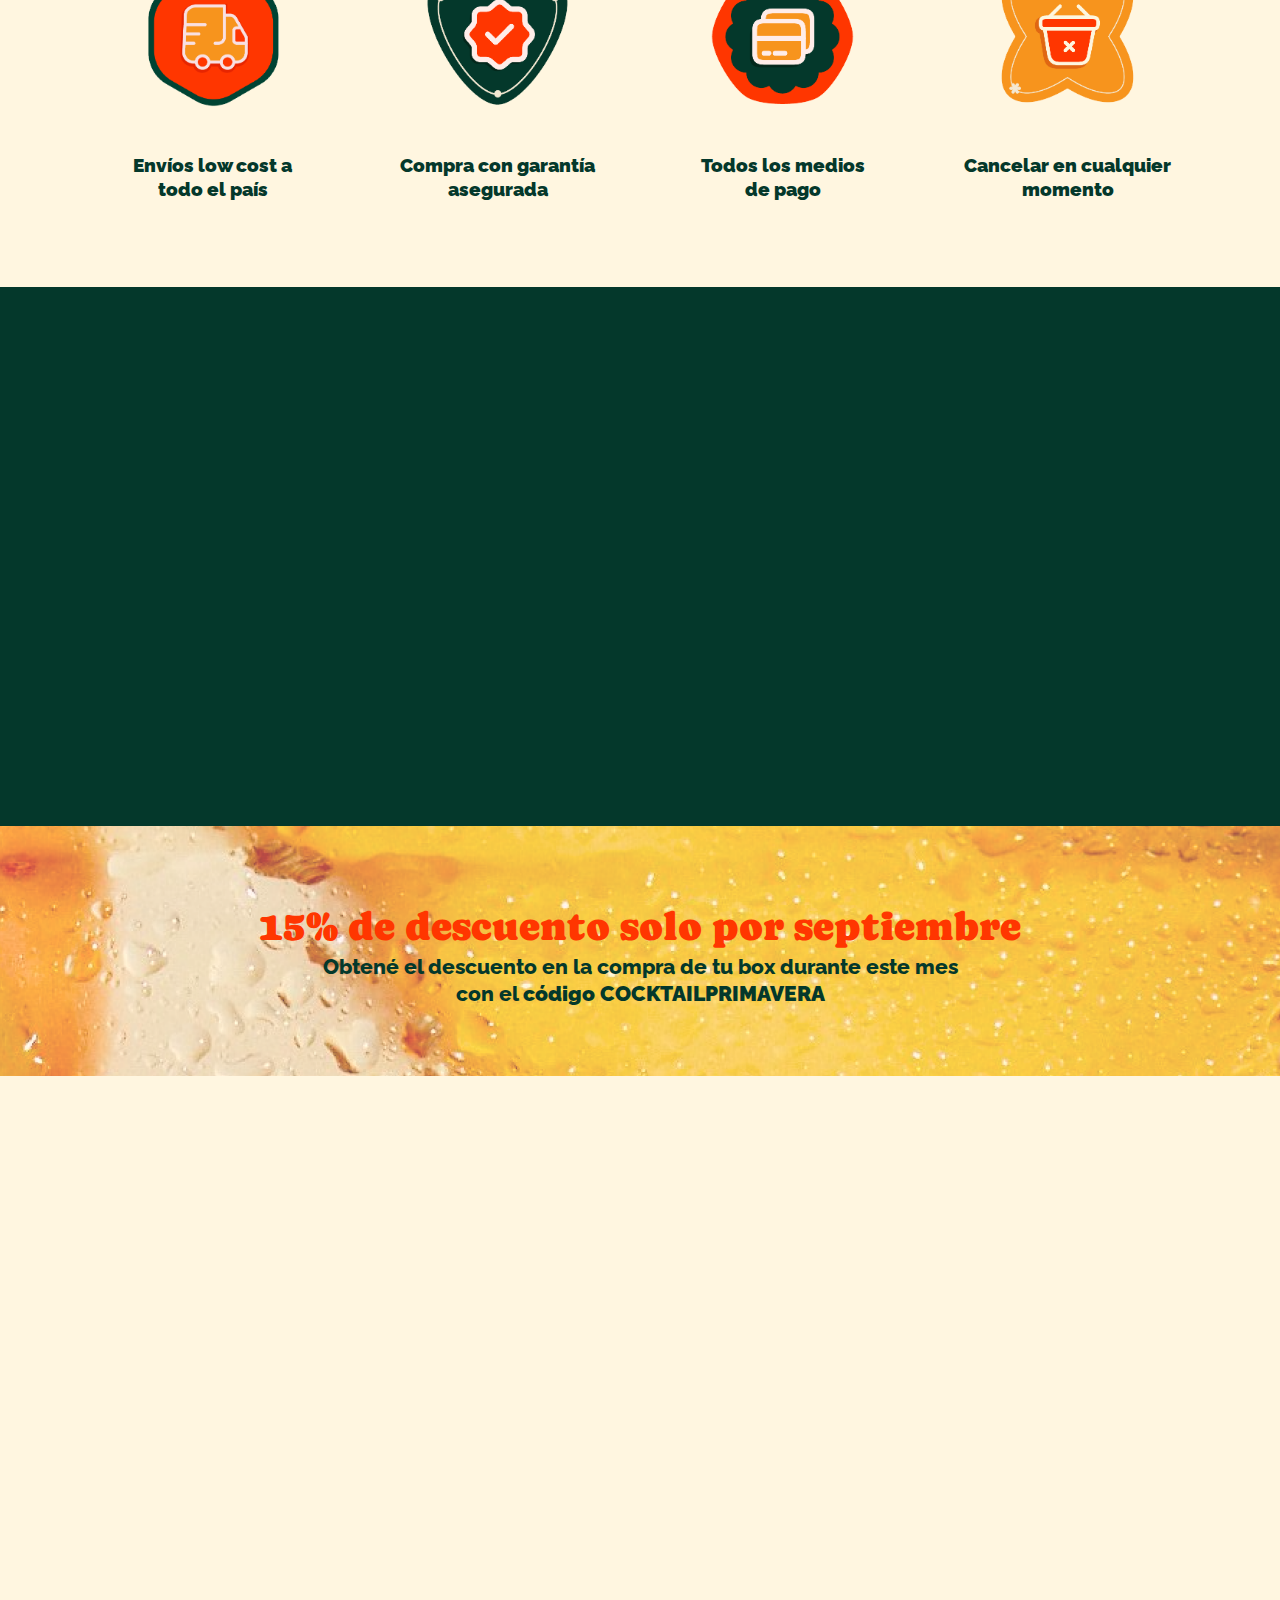
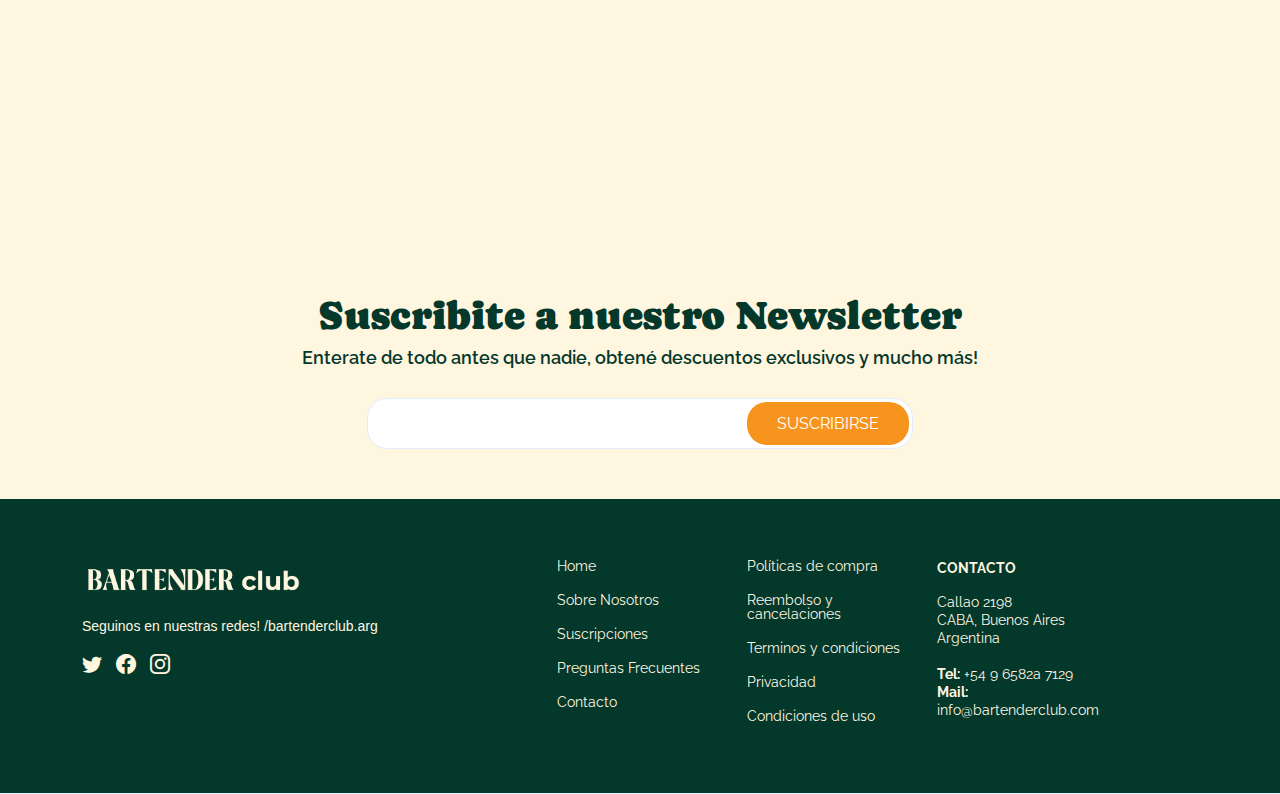
<file: detalle.html>
<!DOCTYPE html>
<html lang="en">

<head>
  <meta charset="utf-8">
  <meta content="width=device-width, initial-scale=1.0" name="viewport">

  <title>Bartender Club</title>
  <meta content="" name="description">
  <meta content="" name="keywords">

  <!-- Favicons -->
  <link href="assets/img/favicon.png" rel="icon">
  <link href="assets/img/apple-touch-icon.png" rel="apple-touch-icon">

  <!-- Google Fonts --> <link href="https://fonts.googleapis.com/css2?family=Caprasimo&family=Raleway:wght@500&family=Work+Sans:wght@700&display=swap" rel="stylesheet">

  <!-- Vendor CSS Files -->
  <link href="assets/vendor/aos/aos.css" rel="stylesheet">
  <link href="assets/vendor/bootstrap/css/bootstrap.min.css" rel="stylesheet">
  <link href="assets/vendor/bootstrap-icons/bootstrap-icons.css" rel="stylesheet">
  <link href="assets/vendor/glightbox/css/glightbox.min.css" rel="stylesheet">
  <link href="assets/vendor/remixicon/remixicon.css" rel="stylesheet">
  <link href="assets/vendor/swiper/swiper-bundle.min.css" rel="stylesheet">

  <!-- Template Main CSS File -->
  <link href="assets/css/style.css" rel="stylesheet">

  <!-- =======================================================
  * Template Name: FlexStart
  * Updated: Jul 27 2023 with Bootstrap v5.3.1
  * Template URL: https://bootstrapmade.com/flexstart-bootstrap-startup-template/
  * Author: BootstrapMade.com
  * License: https://bootstrapmade.com/license/
  ======================================================== -->
</head>

<body>

  <!-- ======= Header =======           <li><a class="nav-link scrollto" href="#services">Services</a></li>-->
  <header id="header" class="header fixed-top">
    <div class="container-fluid container-xl d-flex align-items-center justify-content-between">

      <a href="index.html" class="logo d-flex align-items-center">
        <img src="assets/img/logo.png" alt="">
      </a>

      <nav id="navbar" class="navbar">
        <ul>
          <li><a class="nav-link scrollto" href="index.html">Home</a></li>  
          <li class="dropdown"><a href="#pricing"><span>Suscripciones</span> <i class="bi bi-chevron-down"></i></a>
            <ul>
              <li><a href="#"><span style="color: #04382b;">Box única</span></a></li>
              </li>
              <li><a href="detalle.html"><span style="color: #04382b;">Box por 6 meses</span></a></li>
              <li><a href="#"><span style="color: #04382b;">Box anual</span> </a></li>
            </ul>
          </li>
          <li><a class="nav-link scrollto" href="#creador">Sobre nosotros</a></li>

          <li><a class="nav-link scrollto" href="#faq">Preguntas</a></li>
        

          <li><a class="nav-link scrollto" href="#contact">Contacto</a></li>
        </ul>
        <i class="bi bi-list mobile-nav-toggle"></i>
      </nav><!-- .navbar -->

    </div>
  </header><!-- End Header -->


  <!-- ======= Hero Section ======= -->
  <section id="herodetalle" class="herodetalle d-flex align-items-center">

    <div class="container">
      <div class="row">
        <div class="col-lg-6 d-flex flex-column justify-content-center">
          <h1 ><span style="color: #FF3600;"> Box Aficionado</span> </h1>
          <h6 data-aos="fade-up">Suscripción de 6 meses</h6>
          <h2 data-aos="fade-up" data-aos-delay="400">Una exploración más profesional con una gran variedad de ingredientes y sabores. Disfrutá hacer cócteles  únicos e inigualables con boxes diferentes durante seis meses. </p>
            <div class="price"><sup>$</sup>13.000<span> / por mes</span></div>
          <div data-aos="fade-up" data-aos-delay="600">
            <div class="text-center text-lg-start">
              <a href="#about" class="btn-get-started scrollto d-inline-flex align-items-center justify-content-center align-self-center">
                <span>LA QUIERO!</span>
                <i class="bi bi-arrow-right"></i>
              </a>
            </div>
          </div>
        </div> 
         
        

          
        </div>
      </div>
    </div>

  </section><!-- End Hero -->

<!-- ======= Values Section ======= -->
<section id="values" class="values">

    <div class="container" data-aos="fade-up">

      <header class="section-header">

        <h1>¿Que incluye mi box?</h1>
      </header>

      <div class="row">

        <div class="col-lg-4" data-aos="fade-up" data-aos-delay="200">
          <div class="box">
            <img src="assets/img/ingredient-01.png" class="img-fluid" alt="">
            <h3>INGREDIENTES</h3>
            <h5>Variedades de ingredientes premium <br> para preparar 2 cocktails</h5>
          </div>
        </div>

        <div class="col-lg-4 mt-4 mt-lg-0" data-aos="fade-up" data-aos-delay="400">
          <div class="box">
            <img src="assets/img/tarjeton-01.png" class="img-fluid" alt="">
            <h3>RECETAS EXCLUSIVAS</h3>
            <h5>Tarjetas con información y recetas exclusivas sobre el coctel a preparar</h5>
          </div>
        </div>

        <div class="col-lg-4 mt-4 mt-lg-0" data-aos="fade-up" data-aos-delay="600">
          <div class="box">
            <img src="assets/img/sorpresa-01.png" class="img-fluid" alt="">
            <h3>REGALO SORPRESA</h3>
            <h5>Instrumento o accesorio sorpresa <br> para realizar tus cocteles</h5>
          </div>
        </div>

      </div>

    </div>

  </section><!-- End Values Section -->


<!-- ======= Features Section ======= -->
  <section id="detalles" class="detalles">

    <div class="container aos-init aos-animate" data-aos="fade-up">

      <header class="section-header">
      </header>

      <div class="row gy-4">

        <div class="col-lg-3 col-md-6 d-flex align-items-stretch aos-init aos-animate" data-aos="fade-up" data-aos-delay="100">
          <div class="member">
            <div class="member-img">
              <img src="assets/img/pagina detalle/stickerrrrssssss-04.png" class="img-fluid" alt="">
            </div>
            <div class="member-info">
              <h5>Envíos low cost a <br> todo el país</h5>
            </div>
          </div>
        </div>

        <div class="col-lg-3 col-md-6 d-flex align-items-stretch aos-init aos-animate" data-aos="fade-up" data-aos-delay="200">
          <div class="member">
            <div class="member-img">
              <img src="assets/img/pagina detalle/stickerrrrssssss-05.png" class="img-fluid" alt="">
            </div>
            <div class="member-info">
              <h5>Compra con garantía asegurada</h5>
            </div>
          </div>
        </div>

        <div class="col-lg-3 col-md-6 d-flex align-items-stretch aos-init aos-animate" data-aos="fade-up" data-aos-delay="300">
          <div class="member">
            <div class="member-img">
              <img src="assets/img/pagina detalle/stickerrrrssssss-06.png" class="img-fluid" alt="">
            </div>
            <div class="member-info">
              <h5>Todos los medios <br> de pago</h5>
              
            </div>
          </div>
        </div>

        <div class="col-lg-3 col-md-6 d-flex align-items-stretch aos-init aos-animate" data-aos="fade-up" data-aos-delay="400">
          <div class="member">
            <div class="member-img">
              <img src="assets/img/pagina detalle/stickerrrrssssss-07.png" class="img-fluid" alt="">

            </div>
            <div class="member-info">
              <h5>Cancelar en cualquier momento</h5>
            </div>
          </div>
        </div>

      </div>

    </div>

  </section>

  <!-- End Features Section -->

   <!-- ======= Trago del mes ======= -->
   <section id="tragom" class="tragom">

    <div class="container" data-aos="fade-up">
      <div class="row gx-0">

        <div class="col-lg-6 d-flex flex-column justify-content-center" data-aos="fade-up" data-aos-delay="200">
          <div class="content">
            <h1>El trago del mes</h1>
        
            <p> <span style="font-weight: 900;">ENCANTO BORÁCAY </span><br> Este cóctel es como un paseo bajo el sol primaveral: refrescante y lleno de vitalidad. El vodka suave se combinado con el licor de melocotón y una mezcla de jugos de naranja, piña y cranberry, creando una base equilibrada y deliciosa. Muchos ingredientes, vos decidís el resultado y la combinación final. </p>
            <div class="text-center text-lg-start">
             
            </div>
          </div>
        </div>

        <div class="col-lg-6 d-flex align-items-center" data-aos="zoom-out" data-aos-delay="200">
          <img src="assets/img/pagina detalle/trago del mes.png" class="img-fluid" alt="">
        </div>

      </div>
    </div>

  </section><!-- End Trago del mes Section -->

  <!-- ======= Banner Section ======= -->
 <section id="cta2" class="section" data-stellar-background-ratio="0.5">
    <div class="container">
      <div class="row">
        <div class="col-lg-12 d-flex flex-column justify-content-center">            
          <div class="cta2-text">
              <h1>15% de descuento solo por septiembre</h1>
              <h5> Obtené el descuento en la compra de tu box durante  este mes <br>con el <span style="font-weight: 900;"> código COCKTAILPRIMAVERA </span></h5>
            </div>
          </div>
  
          </div>
        </div>
        </div>
      </div>
    </div>
  </section>
  
  
   <!-- End Banner Section -->

<!-- ======= Pricing Section ======= -->
<section id="detalleprice" class="detalleprice">

    <div class="container" data-aos="fade-up">
  
      <header class="section-header">
        <h1>Otras opciones para disfrutar</h1> 
      </header>
  
      <div class="row gy-4" data-aos="fade-left">
    
        <div class="col-lg-2 col-md-6 aos-init aos-animate" data-aos="zoom-in" data-aos-delay="300">
        </div>
  
        <div class="col-lg-4 col-md-6" data-aos="zoom-in" data-aos-delay="200">
          <div class="box">
            <img src="assets/img/Paper Box Mockups1.png" class="img-fluid" alt="">
            <h3 style="color: #FA003C; font-size: 30px;">BOX AMATEUR</h3>  
            <h5> Suscripción por un mes</h5>  
         
          
            
    
            <div class="price"><sup>$</sup>10.000</div>
            <a href="detalle.html" class="btn-buy">SUSCRIBIRSE</a>
          </div>
        </div>
  
  
        <div class="col-lg-4 col-md-6" data-aos="zoom-in" data-aos-delay="400">
          <div class="box">
            <img src="assets/img/Paper Box Mockups2.png" class="img-fluid" alt="">
            <h3 style="color: #FA003C; font-size: 30px">BOX MAESTRO</h3>
            <h5> Suscripción anual</h5>
            
          
        
            <div class="price"><sup>$</sup>14.000<span> / por mes</span></div>
            <a href="detalle.html" class="btn-buy">SUSCRIBIRSE</a>
          </div>
        </div>
      
        <div class="col-lg-2 col-md-6 aos-init aos-animate" data-aos="zoom-in" data-aos-delay="300">
        </div>
  
      </div>
  
    </div>
  
  </section><!-- End Pricing Section -->

</main><!-- End #main -->

<!-- ======= Footer ======= -->
   

<footer id="footer" class="footer">
<div class="footer-newsletter">
    <div class="container">
      <div class="row justify-content-center">
        <div class="col-lg-12 text-center">
          <h1>Suscribite a nuestro Newsletter</h1>
          <h5>Enterate de todo antes que nadie, obtené descuentos exclusivos y mucho más!</h5>
        </div>
        <div class="col-lg-6">
          <form action="" method="post">
            <input type="email" name="email"><input type="submit" value="SUSCRIBIRSE">
          </form>
        </div>
      </div>
    </div>
  </div>
  

  <div class="footer-top">
    <div class="container">
      <div class="row gy-4">
        <div class="col-lg-5 col-md-12 footer-info">
          <a href="index.html" class="logo d-flex align-items-center">
            <img src="assets/img/logo.png" alt="">
            
          </a>
          <p style="color: #fff6e0;">Seguinos en nuestras redes! /bartenderclub.arg </p>
          <div class="social-links mt-3">
            <a href="#" class="twitter"><i class="bi bi-twitter"></i></a>
            <a href="#" class="facebook"><i class="bi bi-facebook"></i></a>
            <a href="#" class="instagram"><i class="bi bi-instagram"></i></a>
          </div>
        </div>

        <div class="col-lg-2 col-6 footer-links">
          <ul>
            <li></i> <a href="#">Home</a></li>
            <li></i> <a href="#">Sobre Nosotros</a></li>
            <li></i> <a href="#">Suscripciones</a></li>
            <li></i> <a href="#">Preguntas Frecuentes</a></li>
            <li></i> <a href="#">Contacto</a></li>
          </ul>
        </div>

        <div class="col-lg-2 col-6 footer-links">

          <ul>
            <li></i> <a href="#">Políticas de compra</a></li>
            <li></i> <a href="#">Reembolso y cancelaciones</a></li>
            <li></i> <a href="#">Terminos y condiciones</a></li>
            <li></i> <a href="#">Privacidad</a></li>
            <li></i> <a href="#">Condiciones de uso</a></li>
          </ul>
        </div>

        <div class="col-lg-2 col-6 footer-contact text-center text-md-start">
          <p> <span style="font-weight: bolder;">CONTACTO</span></p>
          <p>
            Callao 2198 <br>
            CABA, Buenos Aires<br>
            Argentina<br><br>
            <strong>Tel:</strong> +54 9 6582a 7129<br>
            <strong>Mail:</strong> info@bartenderclub.com<br>
          </p>

        </div>

      </div>
    </div>
  </div>
</footer><!-- End Footer -->
      <!-- All the links in the footer should remain intact. -->
      <!-- You can delete the links only if you purchased the pro version. -->
      <!-- Licensing information: https://bootstrapmade.com/license/ -->
      <!-- Purchase the pro version with working PHP/AJAX contact form: https://bootstrapmade.com/flexstart-bootstrap-startup-template/ -->
   


<a href="#" class="back-to-top d-flex align-items-center justify-content-center"><i class="bi bi-arrow-up-short"></i></a>

<!-- Vendor JS Files -->
<script src="assets/vendor/purecounter/purecounter_vanilla.js"></script>
<script src="assets/vendor/aos/aos.js"></script>
<script src="assets/vendor/bootstrap/js/bootstrap.bundle.min.js"></script>
<script src="assets/vendor/glightbox/js/glightbox.min.js"></script>
<script src="assets/vendor/isotope-layout/isotope.pkgd.min.js"></script>
<script src="assets/vendor/swiper/swiper-bundle.min.js"></script>
<script src="assets/vendor/php-email-form/validate.js"></script>

<!-- Template Main JS File -->
<script src="assets/js/main.js"></script>

</body>

</html>
</file>
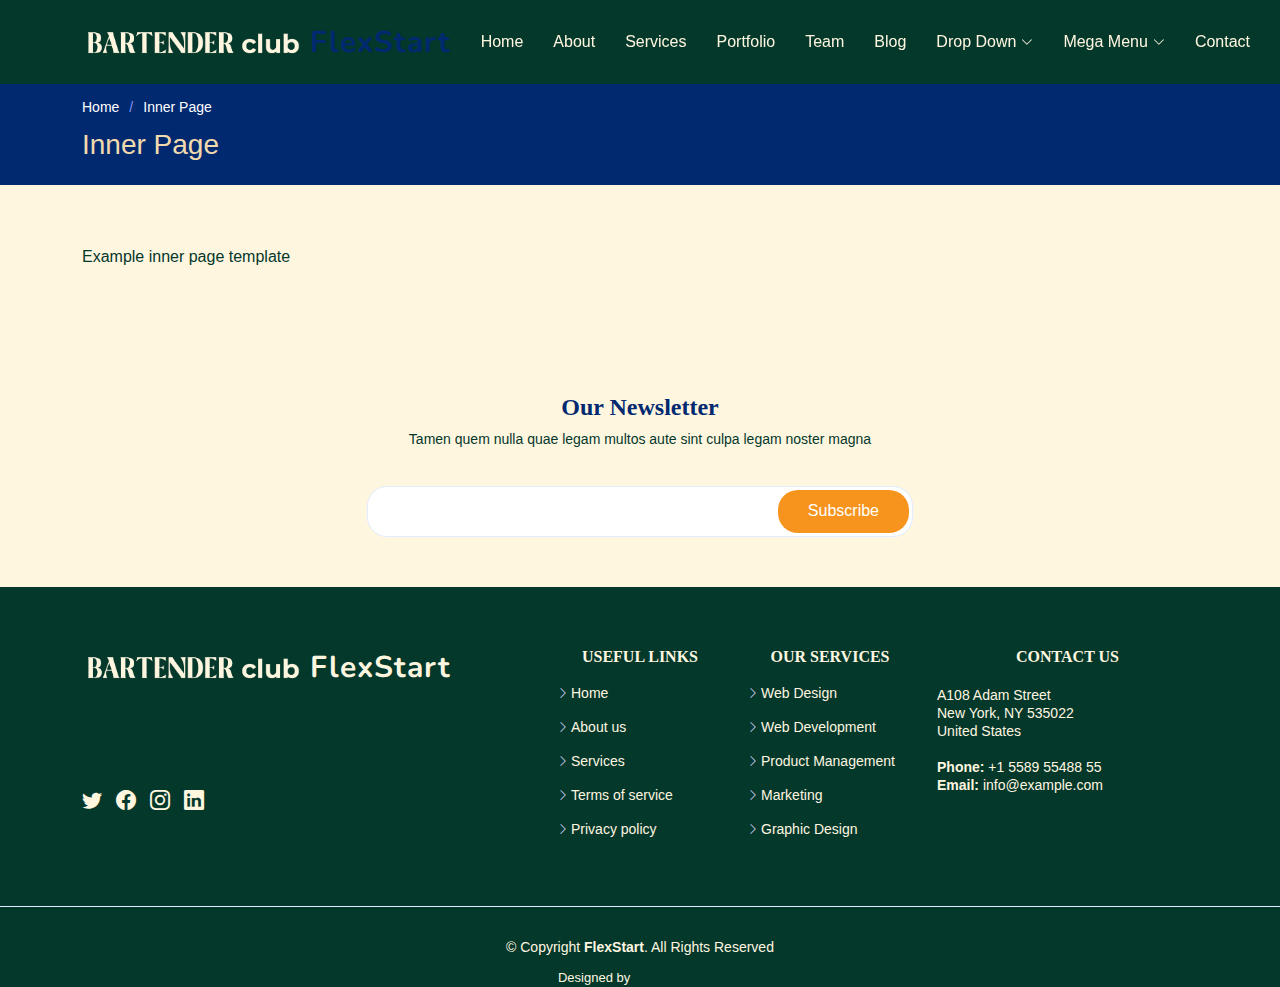
<file: inner-page.html>
<!DOCTYPE html>
<html lang="en">

<head>
  <meta charset="utf-8">
  <meta content="width=device-width, initial-scale=1.0" name="viewport">

  <title>Inner Page - FlexStart Bootstrap Template</title>
  <meta content="" name="description">
  <meta content="" name="keywords">

  <!-- Favicons -->
  <link href="assets/img/favicon.png" rel="icon">
  <link href="assets/img/apple-touch-icon.png" rel="apple-touch-icon">

  <!-- Google Fonts -->
  <link href="https://fonts.googleapis.com/css?family=Open+Sans:300,300i,400,400i,600,600i,700,700i|Nunito:300,300i,400,400i,600,600i,700,700i|Poppins:300,300i,400,400i,500,500i,600,600i,700,700i" rel="stylesheet">

  <!-- Vendor CSS Files -->
  <link href="assets/vendor/aos/aos.css" rel="stylesheet">
  <link href="assets/vendor/bootstrap/css/bootstrap.min.css" rel="stylesheet">
  <link href="assets/vendor/bootstrap-icons/bootstrap-icons.css" rel="stylesheet">
  <link href="assets/vendor/glightbox/css/glightbox.min.css" rel="stylesheet">
  <link href="assets/vendor/remixicon/remixicon.css" rel="stylesheet">
  <link href="assets/vendor/swiper/swiper-bundle.min.css" rel="stylesheet">

  <!-- Template Main CSS File -->
  <link href="assets/css/style.css" rel="stylesheet">

  <!-- =======================================================
  * Template Name: FlexStart
  * Updated: Jul 27 2023 with Bootstrap v5.3.1
  * Template URL: https://bootstrapmade.com/flexstart-bootstrap-startup-template/
  * Author: BootstrapMade.com
  * License: https://bootstrapmade.com/license/
  ======================================================== -->
</head>

<body>

  <!-- ======= Header ======= -->
  <header id="header" class="header fixed-top">
    <div class="container-fluid container-xl d-flex align-items-center justify-content-between">

      <a href="index.html" class="logo d-flex align-items-center">
        <img src="assets/img/logo.png" alt="">
        <span>FlexStart</span>
      </a>

      <nav id="navbar" class="navbar">
        <ul>
          <li><a class="nav-link scrollto " href="#hero">Home</a></li>
          <li><a class="nav-link scrollto" href="#about">About</a></li>
          <li><a class="nav-link scrollto" href="#services">Services</a></li>
          <li><a class="nav-link scrollto" href="#portfolio">Portfolio</a></li>
          <li><a class="nav-link scrollto" href="#team">Team</a></li>
          <li><a href="blog.html">Blog</a></li>
          <li class="dropdown"><a href="#"><span>Drop Down</span> <i class="bi bi-chevron-down"></i></a>
            <ul>
              <li><a href="#">Drop Down 1</a></li>
              <li class="dropdown"><a href="#"><span>Deep Drop Down</span> <i class="bi bi-chevron-right"></i></a>
                <ul>
                  <li><a href="#">Deep Drop Down 1</a></li>
                  <li><a href="#">Deep Drop Down 2</a></li>
                  <li><a href="#">Deep Drop Down 3</a></li>
                  <li><a href="#">Deep Drop Down 4</a></li>
                  <li><a href="#">Deep Drop Down 5</a></li>
                </ul>
              </li>
              <li><a href="#">Drop Down 2</a></li>
              <li><a href="#">Drop Down 3</a></li>
              <li><a href="#">Drop Down 4</a></li>
            </ul>
          </li>

          <li class="dropdown megamenu"><a href="#"><span>Mega Menu</span> <i class="bi bi-chevron-down"></i></a>
            <ul>
              <li>
                <a href="#">Column 1 link 1</a>
                <a href="#">Column 1 link 2</a>
                <a href="#">Column 1 link 3</a>
              </li>
              <li>
                <a href="#">Column 2 link 1</a>
                <a href="#">Column 2 link 2</a>
                <a href="#">Column 3 link 3</a>
              </li>
              <li>
                <a href="#">Column 3 link 1</a>
                <a href="#">Column 3 link 2</a>
                <a href="#">Column 3 link 3</a>
              </li>
              <li>
                <a href="#">Column 4 link 1</a>
                <a href="#">Column 4 link 2</a>
                <a href="#">Column 4 link 3</a>
              </li>
            </ul>
          </li>

          <li><a class="nav-link scrollto" href="#contact">Contact</a></li>
          <li><a class="getstarted scrollto" href="#about">Get Started</a></li>
        </ul>
        <i class="bi bi-list mobile-nav-toggle"></i>
      </nav><!-- .navbar -->

    </div>
  </header><!-- End Header -->

  <main id="main">

    <!-- ======= Breadcrumbs ======= -->
    <section class="breadcrumbs">
      <div class="container">

        <ol>
          <li><a href="index.html">Home</a></li>
          <li>Inner Page</li>
        </ol>
        <h2>Inner Page</h2>

      </div>
    </section><!-- End Breadcrumbs -->

    <section class="inner-page">
      <div class="container">
        <p>
          Example inner page template
        </p>
      </div>
    </section>

  </main><!-- End #main -->

  <!-- ======= Footer ======= -->
  <footer id="footer" class="footer">

    <div class="footer-newsletter">
      <div class="container">
        <div class="row justify-content-center">
          <div class="col-lg-12 text-center">
            <h4>Our Newsletter</h4>
            <p>Tamen quem nulla quae legam multos aute sint culpa legam noster magna</p>
          </div>
          <div class="col-lg-6">
            <form action="" method="post">
              <input type="email" name="email"><input type="submit" value="Subscribe">
            </form>
          </div>
        </div>
      </div>
    </div>

    <div class="footer-top">
      <div class="container">
        <div class="row gy-4">
          <div class="col-lg-5 col-md-12 footer-info">
            <a href="index.html" class="logo d-flex align-items-center">
              <img src="assets/img/logo.png" alt="">
              <span>FlexStart</span>
            </a>
            <p>Cras fermentum odio eu feugiat lide par naso tierra. Justo eget nada terra videa magna derita valies darta donna mare fermentum iaculis eu non diam phasellus.</p>
            <div class="social-links mt-3">
              <a href="#" class="twitter"><i class="bi bi-twitter"></i></a>
              <a href="#" class="facebook"><i class="bi bi-facebook"></i></a>
              <a href="#" class="instagram"><i class="bi bi-instagram"></i></a>
              <a href="#" class="linkedin"><i class="bi bi-linkedin"></i></a>
            </div>
          </div>

          <div class="col-lg-2 col-6 footer-links">
            <h4>Useful Links</h4>
            <ul>
              <li><i class="bi bi-chevron-right"></i> <a href="#">Home</a></li>
              <li><i class="bi bi-chevron-right"></i> <a href="#">About us</a></li>
              <li><i class="bi bi-chevron-right"></i> <a href="#">Services</a></li>
              <li><i class="bi bi-chevron-right"></i> <a href="#">Terms of service</a></li>
              <li><i class="bi bi-chevron-right"></i> <a href="#">Privacy policy</a></li>
            </ul>
          </div>

          <div class="col-lg-2 col-6 footer-links">
            <h4>Our Services</h4>
            <ul>
              <li><i class="bi bi-chevron-right"></i> <a href="#">Web Design</a></li>
              <li><i class="bi bi-chevron-right"></i> <a href="#">Web Development</a></li>
              <li><i class="bi bi-chevron-right"></i> <a href="#">Product Management</a></li>
              <li><i class="bi bi-chevron-right"></i> <a href="#">Marketing</a></li>
              <li><i class="bi bi-chevron-right"></i> <a href="#">Graphic Design</a></li>
            </ul>
          </div>

          <div class="col-lg-3 col-md-12 footer-contact text-center text-md-start">
            <h4>Contact Us</h4>
            <p>
              A108 Adam Street <br>
              New York, NY 535022<br>
              United States <br><br>
              <strong>Phone:</strong> +1 5589 55488 55<br>
              <strong>Email:</strong> info@example.com<br>
            </p>

          </div>

        </div>
      </div>
    </div>

    <div class="container">
      <div class="copyright">
        &copy; Copyright <strong><span>FlexStart</span></strong>. All Rights Reserved
      </div>
      <div class="credits">
        <!-- All the links in the footer should remain intact. -->
        <!-- You can delete the links only if you purchased the pro version. -->
        <!-- Licensing information: https://bootstrapmade.com/license/ -->
        <!-- Purchase the pro version with working PHP/AJAX contact form: https://bootstrapmade.com/flexstart-bootstrap-startup-template/ -->
        Designed by <a href="https://bootstrapmade.com/">BootstrapMade</a>
      </div>
    </div>
  </footer><!-- End Footer -->

  <a href="#" class="back-to-top d-flex align-items-center justify-content-center"><i class="bi bi-arrow-up-short"></i></a>

  <!-- Vendor JS Files -->
  <script src="assets/vendor/purecounter/purecounter_vanilla.js"></script>
  <script src="assets/vendor/aos/aos.js"></script>
  <script src="assets/vendor/bootstrap/js/bootstrap.bundle.min.js"></script>
  <script src="assets/vendor/glightbox/js/glightbox.min.js"></script>
  <script src="assets/vendor/isotope-layout/isotope.pkgd.min.js"></script>
  <script src="assets/vendor/swiper/swiper-bundle.min.js"></script>
  <script src="assets/vendor/php-email-form/validate.js"></script>

  <!-- Template Main JS File -->
  <script src="assets/js/main.js"></script>

</body>

</html>
</file>
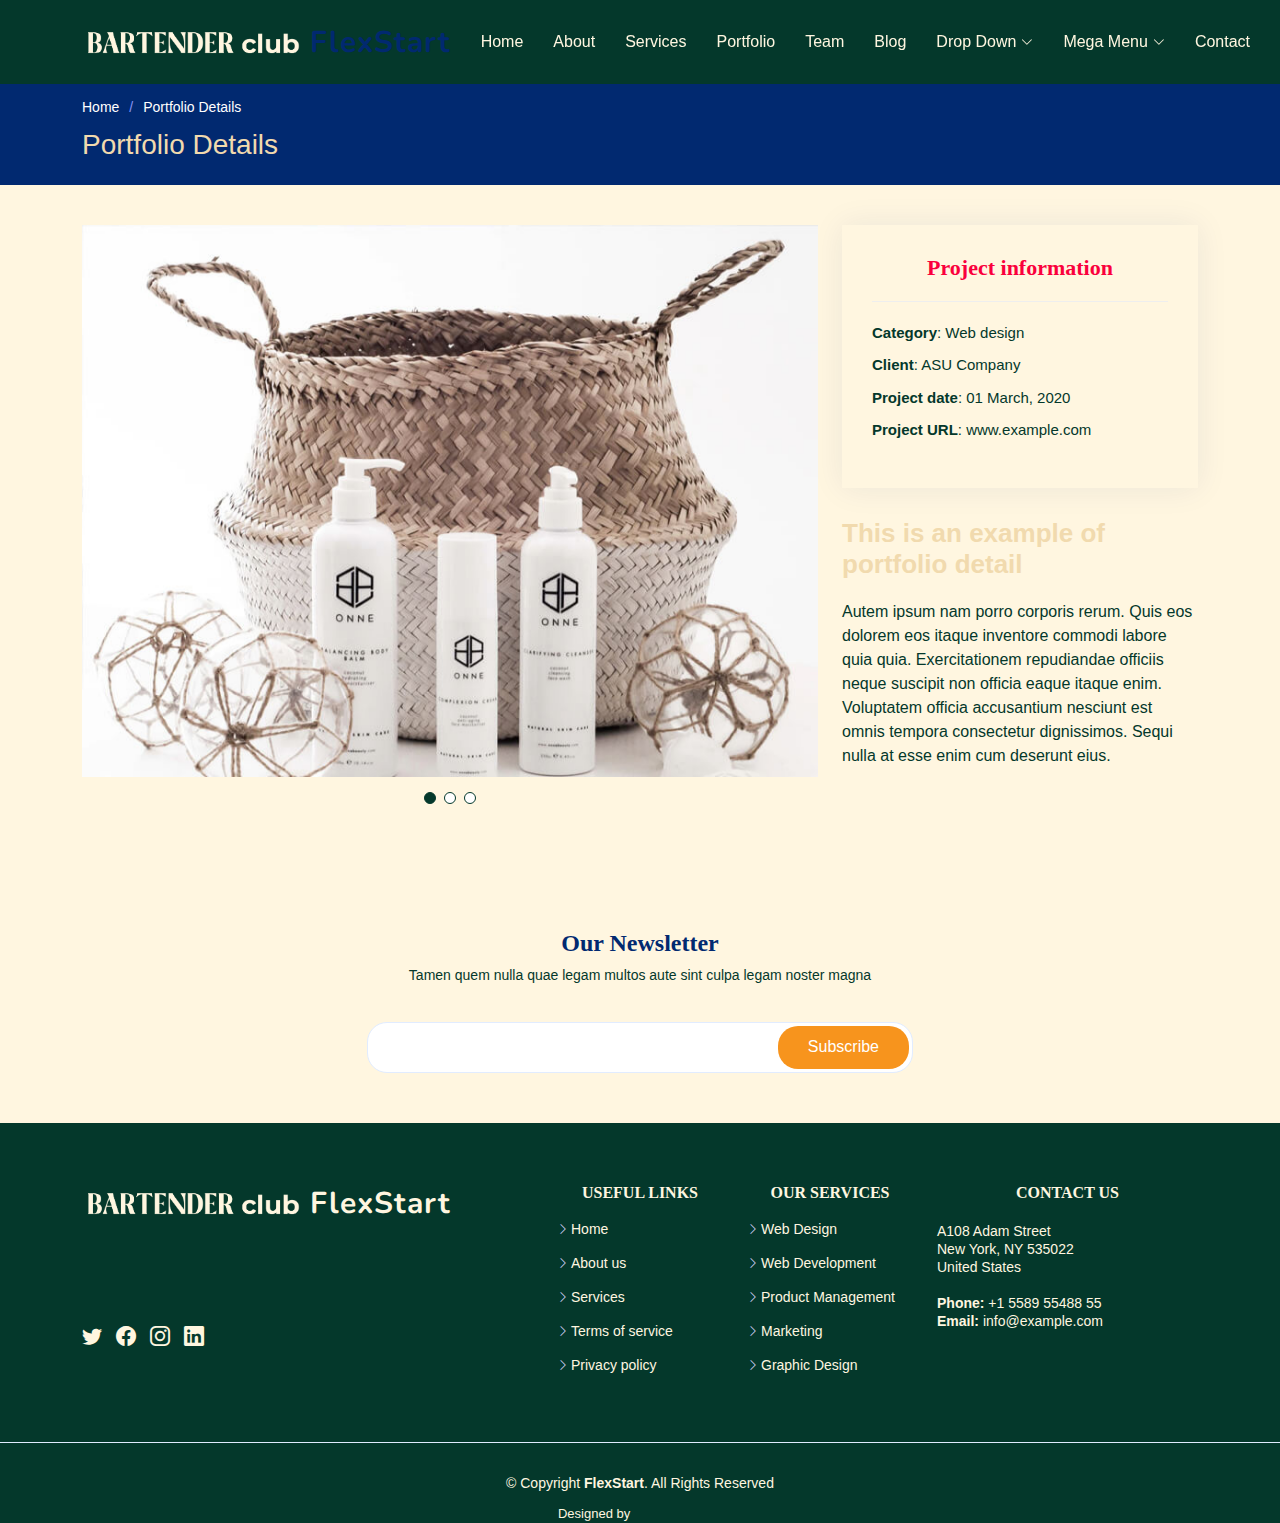
<file: portfolio-details.html>
<!DOCTYPE html>
<html lang="en">

<head>
  <meta charset="utf-8">
  <meta content="width=device-width, initial-scale=1.0" name="viewport">

  <title>Portfolio Details - FlexStart Bootstrap Template</title>
  <meta content="" name="description">
  <meta content="" name="keywords">

  <!-- Favicons -->
  <link href="assets/img/favicon.png" rel="icon">
  <link href="assets/img/apple-touch-icon.png" rel="apple-touch-icon">

  <!-- Google Fonts -->
  <link href="https://fonts.googleapis.com/css?family=Open+Sans:300,300i,400,400i,600,600i,700,700i|Nunito:300,300i,400,400i,600,600i,700,700i|Poppins:300,300i,400,400i,500,500i,600,600i,700,700i" rel="stylesheet">

  <!-- Vendor CSS Files -->
  <link href="assets/vendor/aos/aos.css" rel="stylesheet">
  <link href="assets/vendor/bootstrap/css/bootstrap.min.css" rel="stylesheet">
  <link href="assets/vendor/bootstrap-icons/bootstrap-icons.css" rel="stylesheet">
  <link href="assets/vendor/glightbox/css/glightbox.min.css" rel="stylesheet">
  <link href="assets/vendor/remixicon/remixicon.css" rel="stylesheet">
  <link href="assets/vendor/swiper/swiper-bundle.min.css" rel="stylesheet">

  <!-- Template Main CSS File -->
  <link href="assets/css/style.css" rel="stylesheet">

  <!-- =======================================================
  * Template Name: FlexStart
  * Updated: Jul 27 2023 with Bootstrap v5.3.1
  * Template URL: https://bootstrapmade.com/flexstart-bootstrap-startup-template/
  * Author: BootstrapMade.com
  * License: https://bootstrapmade.com/license/
  ======================================================== -->
</head>

<body>

  <!-- ======= Header ======= -->
  <header id="header" class="header fixed-top">
    <div class="container-fluid container-xl d-flex align-items-center justify-content-between">

      <a href="index.html" class="logo d-flex align-items-center">
        <img src="assets/img/logo.png" alt="">
        <span>FlexStart</span>
      </a>

      <nav id="navbar" class="navbar">
        <ul>
          <li><a class="nav-link scrollto " href="#hero">Home</a></li>
          <li><a class="nav-link scrollto" href="#about">About</a></li>
          <li><a class="nav-link scrollto" href="#services">Services</a></li>
          <li><a class="nav-link scrollto" href="#portfolio">Portfolio</a></li>
          <li><a class="nav-link scrollto" href="#team">Team</a></li>
          <li><a href="blog.html">Blog</a></li>
          <li class="dropdown"><a href="#"><span>Drop Down</span> <i class="bi bi-chevron-down"></i></a>
            <ul>
              <li><a href="#">Drop Down 1</a></li>
              <li class="dropdown"><a href="#"><span>Deep Drop Down</span> <i class="bi bi-chevron-right"></i></a>
                <ul>
                  <li><a href="#">Deep Drop Down 1</a></li>
                  <li><a href="#">Deep Drop Down 2</a></li>
                  <li><a href="#">Deep Drop Down 3</a></li>
                  <li><a href="#">Deep Drop Down 4</a></li>
                  <li><a href="#">Deep Drop Down 5</a></li>
                </ul>
              </li>
              <li><a href="#">Drop Down 2</a></li>
              <li><a href="#">Drop Down 3</a></li>
              <li><a href="#">Drop Down 4</a></li>
            </ul>
          </li>

          <li class="dropdown megamenu"><a href="#"><span>Mega Menu</span> <i class="bi bi-chevron-down"></i></a>
            <ul>
              <li>
                <a href="#">Column 1 link 1</a>
                <a href="#">Column 1 link 2</a>
                <a href="#">Column 1 link 3</a>
              </li>
              <li>
                <a href="#">Column 2 link 1</a>
                <a href="#">Column 2 link 2</a>
                <a href="#">Column 3 link 3</a>
              </li>
              <li>
                <a href="#">Column 3 link 1</a>
                <a href="#">Column 3 link 2</a>
                <a href="#">Column 3 link 3</a>
              </li>
              <li>
                <a href="#">Column 4 link 1</a>
                <a href="#">Column 4 link 2</a>
                <a href="#">Column 4 link 3</a>
              </li>
            </ul>
          </li>

          <li><a class="nav-link scrollto" href="#contact">Contact</a></li>
          <li><a class="getstarted scrollto" href="#about">Get Started</a></li>
        </ul>
        <i class="bi bi-list mobile-nav-toggle"></i>
      </nav><!-- .navbar -->

    </div>
  </header><!-- End Header -->

  <main id="main">

    <!-- ======= Breadcrumbs ======= -->
    <section class="breadcrumbs">
      <div class="container">

        <ol>
          <li><a href="index.html">Home</a></li>
          <li>Portfolio Details</li>
        </ol>
        <h2>Portfolio Details</h2>

      </div>
    </section><!-- End Breadcrumbs -->

    <!-- ======= Portfolio Details Section ======= -->
    <section id="portfolio-details" class="portfolio-details">
      <div class="container">

        <div class="row gy-4">

          <div class="col-lg-8">
            <div class="portfolio-details-slider swiper">
              <div class="swiper-wrapper align-items-center">

                <div class="swiper-slide">
                  <img src="assets/img/portfolio/portfolio-1.jpg" alt="">
                </div>

                <div class="swiper-slide">
                  <img src="assets/img/portfolio/portfolio-2.jpg" alt="">
                </div>

                <div class="swiper-slide">
                  <img src="assets/img/portfolio/portfolio-3.jpg" alt="">
                </div>

              </div>
              <div class="swiper-pagination"></div>
            </div>
          </div>

          <div class="col-lg-4">
            <div class="portfolio-info">
              <h3>Project information</h3>
              <ul>
                <li><strong>Category</strong>: Web design</li>
                <li><strong>Client</strong>: ASU Company</li>
                <li><strong>Project date</strong>: 01 March, 2020</li>
                <li><strong>Project URL</strong>: <a href="#">www.example.com</a></li>
              </ul>
            </div>
            <div class="portfolio-description">
              <h2>This is an example of portfolio detail</h2>
              <p>
                Autem ipsum nam porro corporis rerum. Quis eos dolorem eos itaque inventore commodi labore quia quia. Exercitationem repudiandae officiis neque suscipit non officia eaque itaque enim. Voluptatem officia accusantium nesciunt est omnis tempora consectetur dignissimos. Sequi nulla at esse enim cum deserunt eius.
              </p>
            </div>
          </div>

        </div>

      </div>
    </section><!-- End Portfolio Details Section -->

  </main><!-- End #main -->

  <!-- ======= Footer ======= -->
  <footer id="footer" class="footer">

    <div class="footer-newsletter">
      <div class="container">
        <div class="row justify-content-center">
          <div class="col-lg-12 text-center">
            <h4>Our Newsletter</h4>
            <p>Tamen quem nulla quae legam multos aute sint culpa legam noster magna</p>
          </div>
          <div class="col-lg-6">
            <form action="" method="post">
              <input type="email" name="email"><input type="submit" value="Subscribe">
            </form>
          </div>
        </div>
      </div>
    </div>

    <div class="footer-top">
      <div class="container">
        <div class="row gy-4">
          <div class="col-lg-5 col-md-12 footer-info">
            <a href="index.html" class="logo d-flex align-items-center">
              <img src="assets/img/logo.png" alt="">
              <span>FlexStart</span>
            </a>
            <p>Cras fermentum odio eu feugiat lide par naso tierra. Justo eget nada terra videa magna derita valies darta donna mare fermentum iaculis eu non diam phasellus.</p>
            <div class="social-links mt-3">
              <a href="#" class="twitter"><i class="bi bi-twitter"></i></a>
              <a href="#" class="facebook"><i class="bi bi-facebook"></i></a>
              <a href="#" class="instagram"><i class="bi bi-instagram"></i></a>
              <a href="#" class="linkedin"><i class="bi bi-linkedin"></i></a>
            </div>
          </div>

          <div class="col-lg-2 col-6 footer-links">
            <h4>Useful Links</h4>
            <ul>
              <li><i class="bi bi-chevron-right"></i> <a href="#">Home</a></li>
              <li><i class="bi bi-chevron-right"></i> <a href="#">About us</a></li>
              <li><i class="bi bi-chevron-right"></i> <a href="#">Services</a></li>
              <li><i class="bi bi-chevron-right"></i> <a href="#">Terms of service</a></li>
              <li><i class="bi bi-chevron-right"></i> <a href="#">Privacy policy</a></li>
            </ul>
          </div>

          <div class="col-lg-2 col-6 footer-links">
            <h4>Our Services</h4>
            <ul>
              <li><i class="bi bi-chevron-right"></i> <a href="#">Web Design</a></li>
              <li><i class="bi bi-chevron-right"></i> <a href="#">Web Development</a></li>
              <li><i class="bi bi-chevron-right"></i> <a href="#">Product Management</a></li>
              <li><i class="bi bi-chevron-right"></i> <a href="#">Marketing</a></li>
              <li><i class="bi bi-chevron-right"></i> <a href="#">Graphic Design</a></li>
            </ul>
          </div>

          <div class="col-lg-3 col-md-12 footer-contact text-center text-md-start">
            <h4>Contact Us</h4>
            <p>
              A108 Adam Street <br>
              New York, NY 535022<br>
              United States <br><br>
              <strong>Phone:</strong> +1 5589 55488 55<br>
              <strong>Email:</strong> info@example.com<br>
            </p>

          </div>

        </div>
      </div>
    </div>

    <div class="container">
      <div class="copyright">
        &copy; Copyright <strong><span>FlexStart</span></strong>. All Rights Reserved
      </div>
      <div class="credits">
        <!-- All the links in the footer should remain intact. -->
        <!-- You can delete the links only if you purchased the pro version. -->
        <!-- Licensing information: https://bootstrapmade.com/license/ -->
        <!-- Purchase the pro version with working PHP/AJAX contact form: https://bootstrapmade.com/flexstart-bootstrap-startup-template/ -->
        Designed by <a href="https://bootstrapmade.com/">BootstrapMade</a>
      </div>
    </div>
  </footer><!-- End Footer -->

  <a href="#" class="back-to-top d-flex align-items-center justify-content-center"><i class="bi bi-arrow-up-short"></i></a>

  <!-- Vendor JS Files -->
  <script src="assets/vendor/purecounter/purecounter_vanilla.js"></script>
  <script src="assets/vendor/aos/aos.js"></script>
  <script src="assets/vendor/bootstrap/js/bootstrap.bundle.min.js"></script>
  <script src="assets/vendor/glightbox/js/glightbox.min.js"></script>
  <script src="assets/vendor/isotope-layout/isotope.pkgd.min.js"></script>
  <script src="assets/vendor/swiper/swiper-bundle.min.js"></script>
  <script src="assets/vendor/php-email-form/validate.js"></script>

  <!-- Template Main JS File -->
  <script src="assets/js/main.js"></script>

</body>

</html>
</file>
<file: assets/css/style.css>
/**
* Template Name: FlexStart
* Updated: Jul 27 2023 with Bootstrap v5.3.1
* Template URL: https://bootstrapmade.com/flexstart-bootstrap-startup-template/
* Author: BootstrapMade.com
* License: https://bootstrapmade.com/license/
*/

/*--------------------------------------------------------------
# General
--------------------------------------------------------------*/
:root {
  scroll-behavior: smooth;
 }

 @import url('https://fonts.googleapis.com/css2?family=Caprasimo&family=Raleway:wght@500&family=Work+Sans:wght@700&display=swap');

  
body {
  font-family: "Raleway", sans-serif;
  color: #04382B;
  background-color: #FFF6E0
}

a {
  color: #04382B;
  text-decoration: none;
}

a:hover {
  color: #FFF6E0;
  text-decoration: none;
}

h1{
  font-family: 'Caprasimo', cursive;
  color: #04382B;

}
h6 {
  font-family:  "Raleway", sans-serif;
  color: #04382B;
  font-size: 27px;
  font-weight:900;


}
h2 {
  font-family: "Raleway", sans-serif;
  color: #F1DAAE;
}
h3,
h4{
  font-family: "Work Sans";
  text-align: center;
  color:#FA003C
}
h5 {
  color: #04382B;
  text-align: center;
  font-feature-settings: 'clig' off, 'liga' off;
  font-family: Raleway;
  font-size: 18px;
  font-style: normal;
  font-weight: 600;
  line-height: 127%; /* 26.67px */}
p {
  font-family: "Raleway", sans-serif;
  margin-top: 0;
  color: #04382B
}
/*--------------------------------------------------------------
# Sections
--------------------------------------------------------------*/
section {
  padding: 60px 0;
  overflow: hidden;
}

.section-header {
  text-align: center;
  padding-bottom: 30px;
}

.section-header h2 {
  font-size: 13px;
  letter-spacing: 1px;
  font-weight: 700;
  margin: 0;
  color: #4154f1;
  text-transform: uppercase;
}

.section-header p {
  margin: 10px 20px 0 0;
  padding: 0;
  font-size: 38px;
  line-height: 42px;
  font-weight: 700;
  color: #23c96e;
}

@media (max-width: 768px) {
  .section-header p {
    font-size: 28px;
    line-height: 32px;
  }
}

/*--------------------------------------------------------------
# Breadcrumbs
--------------------------------------------------------------*/
.breadcrumbs {
  padding: 15px 0;
  background: #012970;
  min-height: 40px;
  margin-top: 82px;
  color: #fff;
}

@media (max-width: 992px) {
  .breadcrumbs {
    margin-top: 57px;
  }
}

.breadcrumbs h2 {
  font-size: 28px;
  font-weight: 500;
}

.breadcrumbs ol {
  display: flex;
  flex-wrap: wrap;
  list-style: none;
  padding: 0 0 10px 0;
  margin: 0;
  font-size: 14px;
}

.breadcrumbs ol a {
  color: #fff;
  transition: 0.3s;
}

.breadcrumbs ol a:hover {
  text-decoration: underline;
}

.breadcrumbs ol li+li {
  padding-left: 10px;
}

.breadcrumbs ol li+li::before {
  display: inline-block;
  padding-right: 10px;
  color: #8894f6;
  content: "/";
}

/*--------------------------------------------------------------
# Back to top button
--------------------------------------------------------------*/
.back-to-top {
  position: fixed;
  visibility: hidden;
  opacity: 0;
  right: 15px;
  bottom: 15px;
  z-index: 99999;
  background: #FF3600;
  width: 40px;
  height: 40px;
  border-radius: 4px;
  transition: all 0.4s;
}

.back-to-top i {
  font-size: 24px;
  color: #fff;
  line-height: 0;
}

.back-to-top:hover {
  background: #FF3600;
  color: #fff;
}

.back-to-top.active {
  visibility: visible;
  opacity: 1;
}

/*--------------------------------------------------------------
# Disable aos animation delay on mobile devices
--------------------------------------------------------------*/
@media screen and (max-width: 768px) {
  [data-aos-delay] {
    transition-delay: 0 !important;
  }
}

/*--------------------------------------------------------------
# Header
--------------------------------------------------------------*/
.header {
  transition: all 0.5s;
  z-index: 997;
  padding: 20px 0;
  background-color: #04382B;
}

.header.header-scrolled {
  background-color: #04382B;
  background: #04382B;
  padding: 15px 0;
  box-shadow: 0px 2px 20px rgba(1, 41, 112, 0.1);
}

.header .logo {
  line-height: 0;
}

.header .logo img {
  max-height: 40px;
  margin-right: 6px;
}

.header .logo span {
  font-size: 30px;
  font-weight: 700;
  letter-spacing: 1px;
  color: #012970;
  font-family: "Nunito", sans-serif;
  margin-top: 3px;
}

/*--------------------------------------------------------------
# Header DEtails
--------------------------------------------------------------*/
.headerd {
  transition: all 0.5s;
  z-index: 997;
  padding: 20px 0;
}

.headerd .headerd-scrolled {
  background-color: #FFF6E0;
  background: #FFF6E0;
  padding: 15px 0;
  box-shadow: 0px 2px 20px rgba(1, 41, 112, 0.1);
}

.headerd .logo {
  line-height: 0;
}

.headerd .logo img {
  max-height: 40px;
  margin-right: 6px;
}

.headerd .logo span {
  font-size: 30px;
  font-weight: 700;
  letter-spacing: 1px;
  color: #012970;
  font-family: "Nunito", sans-serif;
  margin-top: 3px;
}



/*--------------------------------------------------------------
# Navigation Menu
--------------------------------------------------------------*/
/**
* Desktop Navigation 
*/
.navbar {
  padding: 0;
}

.navbar ul {
  margin: 0;
  padding: 0;
  display: flex;
  list-style: none;
  align-items: center;
}

.navbar li {
  position: relative;
}

.navbar a,
.navbar a:focus {
  display: flex;
  align-items: center;
  justify-content: space-between;
  padding: 10px 0 10px 30px;
  font-family: "Raleway", sans-serif;
  font-size: 16px;
  font-weight: 500;
  color:#FFF6E0;
  white-space: nowrap;
  transition: 0.3s;
}

.navbar a i,
.navbar a:focus i {
  font-size: 12px;
  line-height: 0;
  margin-left: 5px;
}

.navbar a:hover,
.navbar .active,
.navbar .active:focus,
.navbar li:hover>a {
  color: #f5cc6d;
}

.navbar .dropdown ul {
  display: block;
  position: absolute;
  left: 14px;
  top: calc(100% + 30px);
  margin: 0;
  padding: 10px 0;
  z-index: 99;
  opacity: 0;
  visibility: hidden;
  background: #fff;
  box-shadow: 0px 0px 30px rgba(127, 137, 161, 0.25);
  transition: 0.3s;
  border-radius: 4px;
}

.navbar .dropdown ul li {
  min-width: 200px;
}

.navbar .dropdown ul a {
  padding: 10px 20px;
  font-size: 15px;
  text-transform: none;
  font-weight: 600;
}

.navbar .dropdown ul a i {
  font-size: 12px;
}

.navbar .dropdown ul a:hover,
.navbar .dropdown ul .active:hover,
.navbar .dropdown ul li:hover>a {
  color: #FFF6E0;
}

.navbar .dropdown:hover>ul {
  opacity: 1;
  top: 100%;
  visibility: visible;
}

.navbar .megamenu {
  position: static;
}

.navbar .megamenu ul {
  margin-top: 5px;
  right: 0;
  padding: 10px;
  display: flex;
}

.navbar .megamenu ul li {
  flex: 1;
}

.navbar .megamenu ul li a,
.navbar .megamenu ul li:hover>a {
  color: #013289;
}

.navbar .megamenu ul li a:hover,
.navbar .megamenu ul li .active,
.navbar .megamenu ul li .active:hover {
  color: #4154f1;
}

.navbar .dropdown .dropdown ul {
  top: 0;
  left: calc(100% - 30px);
  visibility: hidden;
}

.navbar .dropdown .dropdown:hover>ul {
  opacity: 1;
  top: 0;
  left: 100%;
  visibility: visible;
}

@media (max-width: 1366px) {
  .navbar .dropdown .dropdown ul {
    left: -90%;
  }

  .navbar .dropdown .dropdown:hover>ul {
    left: -100%;
  }
}

/**
* Desktop detail 
*/
.navbar2 {
  padding: 0;
}

.navbar2 ul {
  margin: 0;
  padding: 0;
  display: flex;
  list-style: none;
  align-items: center;
}

.navbar2 li {
  position: relative;
}

.navbar2 a,
.navbar2 a:focus {
  display: flex;
  align-items: center;
  justify-content: space-between;
  padding: 10px 0 10px 30px;
  font-family: "Raleway", sans-serif;
  font-size: 16px;
  font-weight: 500;
  color:#04382b;
  white-space: nowrap;
  transition: 0.3s;
}

.navbar2 a i,
.navbar2 a:focus i {
  font-size: 12px;
  line-height: 0;
  margin-left: 5px;
}

.navbar2 a:hover,
.navbar2 .active,
.navbar2 .active:focus,
.navbar2 li:hover>a {
  color: #f5cc6d;
}

.navbar2 .dropdown ul {
  display: block;
  position: absolute;
  left: 14px;
  top: calc(100% + 30px);
  margin: 0;
  padding: 10px 0;
  z-index: 99;
  opacity: 0;
  visibility: hidden;
  background: #fff;
  box-shadow: 0px 0px 30px rgba(127, 137, 161, 0.25);
  transition: 0.3s;
  border-radius: 4px;
}

.navbar2 .dropdown ul li {
  min-width: 200px;
}

.navbar2 .dropdown ul a {
  padding: 10px 20px;
  font-size: 15px;
  text-transform: none;
  font-weight: 600;
}

.navbar2 .dropdown ul a i {
  font-size: 12px;
}

.navbar2 .dropdown ul a:hover,
.navbar2 .dropdown ul .active:hover,
.navbar2 .dropdown ul li:hover>a {
  color: #FFF6E0;
}

.navbar2 .dropdown:hover>ul {
  opacity: 1;
  top: 100%;
  visibility: visible;
}

.navbar2 .megamenu {
  position: static;
}

.navbar2 .megamenu ul {
  margin-top: 5px;
  right: 0;
  padding: 10px;
  display: flex;
}

.navbar2 .megamenu ul li {
  flex: 1;
}

.navbar2 .megamenu ul li a,
.navbar2 .megamenu ul li:hover>a {
  color: #013289;
}

.navbar2 .megamenu ul li a:hover,
.navbar2 .megamenu ul li .active,
.navbar2 .megamenu ul li .active:hover {
  color: #4154f1;
}

.navbar2 .dropdown .dropdown ul {
  top: 0;
  left: calc(100% - 30px);
  visibility: hidden;
}

.navbar2 .dropdown .dropdown:hover>ul {
  opacity: 1;
  top: 0;
  left: 100%;
  visibility: visible;
}

@media (max-width: 1366px) {
  .navbar2 .dropdown .dropdown ul {
    left: -90%;
  }

  .navbar2 .dropdown .dropdown:hover>ul {
    left: -100%;
  }
}

/**
* Mobile Navigation 
*/
.mobile-nav-toggle {
  color: #FDECE9;
  font-size: 28px;
  cursor: pointer;
  display: none;
  line-height: 0;
  transition: 0.5s;
}

.mobile-nav-toggle.bi-x {
  color: #fff;
}

@media (max-width: 1200px) {
  .mobile-nav-toggle {
    display: block;
  }

  .navbar ul {
    display: none;
  }
}

.navbar-mobile {
  position: fixed;
  overflow: hidden;
  top: 0;
  right: 0;
  left: 0;
  bottom: 0;
  background: #04382b;
  transition: 0.3s;
}

.navbar-mobile .mobile-nav-toggle {
  position: absolute;
  top: 15px;
  right: 15px;
}

.navbar-mobile ul {
  display: block;
  position: absolute;
  top: 55px;
  right: 15px;
  bottom: 15px;
  left: 15px;
  padding: 10px 0;
  border-radius: 10px;
  background-color: #fff;
  overflow-y: auto;
  transition: 0.3s;
}

.navbar-mobile a,
.navbar-mobile a:focus {
  padding: 10px 20px;
  font-size: 15px;
  color: #012970;
}

.navbar-mobile a:hover,
.navbar-mobile .active,
.navbar-mobile li:hover>a {
  color: #04382b;
}

.navbar-mobile .getstarted,
.navbar-mobile .getstarted:focus {
  margin: 15px;
}

.navbar-mobile .dropdown ul {
  position: static;
  display: none;
  margin: 10px 20px;
  padding: 10px 0;
  z-index: 99;
  opacity: 1;
  visibility: visible;
  background: #fff;
  box-shadow: 0px 0px 30px rgba(127, 137, 161, 0.25);
}

.navbar-mobile .dropdown ul li {
  min-width: 200px;
}

.navbar-mobile .dropdown ul a {
  padding: 10px 20px;
}

.navbar-mobile .dropdown ul a i {
  font-size: 12px;
}

.navbar-mobile .dropdown ul a:hover,
.navbar-mobile .dropdown ul .active:hover,
.navbar-mobile .dropdown ul li:hover>a {
  color: #4154f1;
}

.navbar-mobile .dropdown>.dropdown-active {
  display: block;
}

/*--------------------------------------------------------------
# Hero Section
--------------------------------------------------------------*/
.hero {
  width: 100%;
  height: 100vh;
  background-color: #04382b;
  background-image: url("../img/Frame\ 15.png");
  background-size: cover;
  background-attachment: scroll;
}

.hero h1 {
  margin: 0;
  font-size: 55px;
  color: #F1DAAE;
}

.hero h2 {
  color: #F1DAAE;
  margin: 15px 0 0 0;
  font-size: 23px;
}

.hero .btn-get-started {
  margin-top: 30px;
  line-height: 0;
  padding: 15px 40px;
  border-radius: 28px;
  transition: 0.5s;
  color: #fff;
  background: #F7941D;
  box-shadow: 0px 5px 30px #053316;
}

.hero .btn-get-started span {
  font-family: "Worksans", sans-serif;
  font-weight: 600;
  font-size: 16px;
  letter-spacing: 1px;
}

.hero .btn-get-started i {
  margin-left: 5px;
  font-size: 18px;
  transition: 0.3s;
}

.hero .btn-get-started:hover i {
  transform: translateX(5px);
}

.hero .hero-img {
  text-align: center;
  margin-bottom: -20px;
  height: 300px;  
  vertical-align: bottom;
  align-self: flex-end;
}

@media (min-width: 1024px) {
  .hero {
    background-attachment: fixed;
    background-position: left;
    padding: 0px 0 0px 0;
  }
}

@media (max-width: 991px) {
  .hero {
    background-image: url("../img/responsivehero.png");
    height: 900px;
    padding: 0px 0 0px 0;
 
}

.hero h1 {
  font-size: 50px;
}

  .hero .hero-img {
    text-align: center;
    margin-bottom: -20px;
    height: 300px;  
    vertical-align: bottom;
    align-self: flex-end;
 
  }

  .hero .hero-img img {
    text-align: center;
    margin-bottom: -20px;
    height: 300px;  
    vertical-align: bottom;
    align-self: flex-end;

  }
}

@media (max-width: 768px) {
  .hero {
    text-align: center;
  }

  .hero h1 {
    font-size: 40px;
  }

  .hero h2 {
    font-size: 24px;
  }

  .hero .hero-img img {
    opacity: 0%;
  }
}

/*--------------------------------------------------------------
# Hero Detaail
--------------------------------------------------------------*/
.herodetalle {
  width: 100%;
  height: 100vh;
  background-color: #04382b;
  background-image: url("../img/backround\ detalle.jpg");
  background-size: cover;
  background-attachment: scroll;
}

.herodetalle h1 {
margin-top: 100px;
  font-size: 55px;
  color: #F1DAAE;
}

.herodetalle h2 {
  color: #04382B;
  margin: 15px 0 0 0;
  margin-bottom: 50px;
  font-size: 21px;
}

.herodetalle .price {
  font-size: 40px;
  color: #FF3600;
  font-weight: 600;
  font-family: "Work Sans", sans-serif;
  margin-top: 70px
}

.herodetalle .price sup {
  font-size: 20px;
  top: -15px;
  left: -3px;
}

.herodetalle .price span {
  color: #04382B;
  font-size: 16px;
  font-weight: 300;
}

.herodetalle .btn-get-started {
  margin-top: 30px;
  line-height: 0;
  padding: 15px 40px;
  border-radius: 28px;
  transition: 0.5s;
  color: #fff;
  background: #04382B;
  box-shadow: 0px 5px 30px #04382B;
}

.herodetalle .btn-get-started span {
  font-family: "Worksans", sans-serif;
  font-weight: 600;
  font-size: 16px;
  letter-spacing: 1px;
}

.herodetalle .btn-get-started i {
  margin-left: 5px;
  font-size: 18px;
  transition: 0.3s;
}

.herodetalle  .btn-get-started:hover i {
  transform: translateX(5px);
}

.herodetalle .hero-img img{
  opacity: 0%;
}

@media (min-width: 1024px) {
  .herodetalle  {
    background-attachment: fixed;
    padding: 0px 0 0px 0;
  }
}

@media (max-width: 991px) {
  .herodetalle  {
    text-align: cent;
    height: 950px;
    padding-bottom: 50px;
    padding: 0px 0 0px 0;
  }

  .herodetalle .price {
    font-size: 40px;
    color: #FF3600;
    font-weight: 600;
    font-family: "Work Sans", sans-serif;
    margin-top: 60px
  }
.herodetalle  h1{
  margin-top: 10px;
  padding-top: 50px;
  font-size: 50px;
}
  .herodetalle  h2 {
    font-size: 19px;
    margin-bottom: 50px;
  }
  .herodetalle  h6 {
    font-size: 25px;
  }
  .herodetalle .hero-img {
text-align: center;
opacity: 100%;
 
  }
  .herodetalle .hero-img img {
    width: 10%;
    opacity: 100%;
    
  }
}

@media (max-width: 768px) {
  .herodetalle {
    text-align: center;
  }
  .herodetalle .hero-img img {
    width: 100%;
  }
}


/*--------------------------------------------------------------
# Index Page
--------------------------------------------------------------*/
/*--------------------------------------------------------------
# About
--------------------------------------------------------------*/
.about  {
  padding: 0px;
}

.about h3 {
  font-size: 14px;
  font-weight: 700;
  color: #4154f1;
  text-transform: uppercase;
}

.about img{
  padding-top:60px;
  padding-left:60px;
  padding-bottom:60px;
}

.about h2 {
  font-size: 24px;
  font-weight: 700;
  color: #012970;
}

.about p {
  margin: 15px 0 30px 0;
  color: #04382B;
font-feature-settings: 'clig' off, 'liga' off;
font-family: Raleway;
font-size: 18px;
font-style: normal;
font-weight: 500;
line-height: 127%; /* 26.67px */
}

.about .btn-read-more {
  line-height: 0;
  padding: 15px 40px;
  margin-top: 20px;
  border-radius: 28px;
  transition: 0.5s;
  color: #fff;
  background: #F7941D;
}

.about .btn-read-more span {
  font-family: "Raleway", sans-serif;
  font-weight: 600;
  font-size: 16px;
  letter-spacing: 1px;
}

.about .btn-read-more i {
  margin-left: 5px;
  font-size: 18px;
  transition: 0.3s;
}

.about .btn-read-more:hover i {
  transform: translateX(5px);
}


@media (max-width: 768px) {
  .about{
    text-align: center;
  }
  .about img{
    padding:0px
  }
}
  


/*--------------------------------------------------------------
# Trago del mes
--------------------------------------------------------------*/
.tragom {
  padding: 0px;
  background-color: #04382B;
}

.tragom img{
  padding-top: 50px;
  padding-left: 70px;
  padding-bottom: 50px;
}
.tragom h2 {
  font-size: 24px;
  font-weight: 700;
  color: #012970;
}

.tragom p {
color: #04382B;
margin-top: 30px;
font-feature-settings: 'clig' off, 'liga' off;
font-family: Raleway;
font-size: 19px;
font-style: normal;
font-weight: 500;
line-height: 127%; /* 26.67px */
}

.tragom span {
  margin-top: 100px;

}

@media (max-width: 991px) {
  .tragom h1{
    margin-top: 80px;
  }

  .tragom{
    padding-bottom: 60px;
    text-align: center;
  }
  .tragom img{
    padding: 0px;
  }

}
  


/*--------------------------------------------------------------
# Values
--------------------------------------------------------------*/
.values{
  padding: 80px;
}

.values .box img {
  padding: 30px 50px;
  transition: 0.5s;
  transform: scale(1.1);
}

.values .box h3 {
  font-size: 24px;
  color: #FA003C;
  font-weight: 700;
  margin-bottom: 18px;
}

@media (max-width: 768px) {
  .values .box img {
    padding: 0px;
    margin-bottom: 30px;
  }
  }

/*--------------------------------------------------------------
# Counts
--------------------------------------------------------------*/
.counts {
  padding: 70px 0 60px;
}

.counts .count-box {
  display: flex;
  align-items: center;
  padding: 30px;
  width: 100%;
  background: #fff;
  box-shadow: 0px 0 30px rgba(1, 41, 112, 0.08);
}

.counts .count-box i {
  font-size: 42px;
  line-height: 0;
  margin-right: 20px;
  color: #4154f1;
}

.counts .count-box span {
  font-size: 36px;
  display: block;
  font-weight: 600;
  color: #0b198f;
}

.counts .count-box p {
  padding: 0;
  margin: 0;
  font-family: "Nunito", sans-serif;
  font-size: 14px;
}

/*--------------------------------------------------------------
# Features
--------------------------------------------------------------*/

.features{ 
    padding: 40px 0px
}

.features .feature-box {
  padding: 24px 20px;
  box-shadow: 0px 0 30px rgba(1, 41, 112, 0.08);
  transition: 0.3s;
  height: 100%;
}

.features .feature-box h3 {
  font-size: 18px;
text-align: left;
  font-weight: 700;
  margin: 0;
}

.features .feature-icons h1 {
margin-bottom: 40px;
}

.features .icon-box img {
  line-height: 0;
  padding: 4px;
  margin-right: 10px;
  vertical-align: middle;
}

.features .feature-box:hover i {
  background: #04382B;
  color: #fff;
}

.features .feture-tabs {
  margin-top: 120px;
}

.features .feture-tabs h3 {
  color: #04382B;
  font-weight: 700;
  font-size: 32px;
  margin-bottom: 10px;
}

@media (max-width: 768px) {
  .features .feture-tabs h3 {
    font-size: 28px;
  }
}

.features .feture-tabs .nav-pills {
  border-bottom: 1px solid #eee;
}

.features .feture-tabs .nav-link {
  background: none;
  text-transform: uppercase;
  font-size: 15px;
  font-weight: 600;
  color: #04382B;
  padding: 12px 0;
  margin-right: 25px;
  margin-bottom: -2px;
  border-radius: 0;
}

.features .feture-tabs .nav-link.active {
  color: #04382B;
  border-bottom: 3px solid #04382B;
}

.features .feture-tabs .tab-content h4 {
  font-size: 18px;
  margin: 0;
  font-weight: 700;
  color: #04382B;
}

.tab-content .btn-read-more {
  line-height: 0;
  padding: 10px 30px;
  border-radius: 28px;
  transition: 0.5s;
  color: #fff;
  background: #053316;
}
.tab-content .btn-read-more span {
  font-family: "Raleway", sans-serif;
  font-weight: 600;
  text-align: center;
  font-size: 16px;
  letter-spacing: 1px;
}

.tab-content  .btn-read-more i {
  color: #fff;
  margin-left: 5px;
  font-size: 18px;
  transition: 0.3s;
}

.tab-content .btn-read-more:hover i {
  transform: translateX(5px);
}

.features .feture-tabs .tab-content i {
  font-size: 24px;
  line-height: 0;
  margin-right: 8px;
  color: #fff;
}

.features .feature-icons {
  margin-top: 40px;
}

.features .feature-icons h3 {
  color: #FA003C;
  font-weight: 700;
  font-size: 32px;
  margin-bottom: 20px;
  text-align: center;
}

@media (max-width: 768px) {
  .features .feature-icons h3 {
    font-size: 28px;
  }
}

.features .feature-icons .content .icon-box {
  display: flex;
  margin-top: 12px
}

.features .feature-icons .content .icon-box h4 {
  text-align: left;
  font-size: 20px;
  font-weight: 700;
  margin: 0 0 10px 0;
  color: #FA003C;
}

.features .feature-icons .content .icon-box i {
  font-size: 44px;
  line-height: 44px;
  color: #FA003C;
  margin-right: 15px;
}

.features .feature-icons .content .icon-box p {
  font-size: 16px;
  color: #04382B;
}

@media (max-width: 768px) {
  .features img{
   align-items: center;
  }
}

/*--------------------------------------------------------------
# Creador
--------------------------------------------------------------*/

.creador { 
  background: #04382B;
  padding-top: 0px;
}

.creador h1{
  color: #FEF6DF;
}

.creador .feature-box {
box-shadow: 0px 0 30px rgba(1, 41, 112, 0.08);
transition: 0.3s;
height: 100%;
}

.creador .feature-box h3 {
font-size: 18px;
text-align: left;
font-weight: 700;
margin: 0;
}

.creador .feature-box i {
line-height: 0;
background: #ecf3ff;
padding: 4px;
margin-right: 10px;
font-size: 24px;
border-radius: 3px;
transition: 0.3s;
}

.creador .feature-box:hover i {
background: #04382B;
color: #fff;
}

.creador .feture-tabs {
margin-top: 120px;
}

.creador .feture-tabs h3 {
color: #ecf3ff;
font-weight: 700;
font-size: 32px;
margin-bottom: 10px;
}

@media (max-width: 768px) {
  .creador{
    text-align: center;
  }
.creador .feture-tabs h3 {
  font-size: 28px;
}
}

.creador .feture-tabs .nav-pills {
border-bottom: 1px solid #eee;
}

.creador .feture-tabs .nav-link {
background: none;
text-transform: uppercase;
font-size: 15px;
font-weight: 600;
color: #FFF6E0;
padding: 12px 0;
margin-right: 25px;
margin-bottom: -2px;
border-radius: 0;
}

.creador .feture-tabs .nav-link.active {
color: #FFF6E0;
border-bottom: 3px solid #FFF6E0;
}

.creador .feture-tabs .tab-content h4 {
font-size: 18px;
margin: 0;
font-weight: 700;
color: #FFF6E0;
}

.tab-content .btn-read-more {
line-height: 0;
padding: 10px 30px;
margin-top: 40px;
border-radius: 28px;
transition: 0.5s;
color: #fff;
background: #F7941D;
}
.tab-content .btn-read-more span {
font-family: "Raleway", sans-serif;
font-weight: 600;
text-align: center;
font-size: 16px;
letter-spacing: 1px;
}

.tab-content  .btn-read-more i {
color: #fff;
margin-left: 5px;
font-size: 18px;
transition: 0.3s;
}

.tab-content .btn-read-more:hover i {
transform: translateX(5px);
}

@media (max-width: 768px) {
  .tab-content .centrarboton {
 margin-right: auto;
 margin-left: auto;
  }
 
  }


.creador .feture-tabs .tab-content i {
font-size: 24px;
line-height: 0;
margin-right: 8px;
color: #fff;
}

.creador .feature-icons {
margin-top: 0px;
}

.creador .feature-icons h3 {
color: #FA003C;
font-weight: 700;
font-size: 32px;
margin-bottom: 20px;
text-align: center;
}

@media (max-width: 768px) {
.creador .feature-icons h3 {
  font-size: 28px;
}
.tab-content .btn-read-more{
  margin-bottom: 20px;
  align-items: center;
}
}

.creador .feature-icons .content .icon-box {
display: flex;
margin-top: 12px
}

.creador .feature-icons .content .icon-box h4 {
text-align: left;
font-size: 20px;
font-weight: 700;
margin: 0 0 10px 0;
color: #FA003C;
}

.creador .feature-icons .content .icon-box i {
font-size: 44px;
line-height: 44px;
color: #FA003C;
margin-right: 15px;
}

.creador .feature-icons .content .icon-box p {
font-size: 18px;
margin-top: 20px;
color: #F1DAAE;
}


/*--------------------------------------------------------------
# Services
--------------------------------------------------------------*/
.services .service-box {
  box-shadow: 0px 0 30px rgba(1, 41, 112, 0.08);
  height: 100%;
  padding: 60px 30px;
  text-align: center;
  transition: 0.3s;
  border-radius: 5px;
}

.services .service-box .icon {
  font-size: 36px;
  padding: 40px 20px;
  border-radius: 4px;
  position: relative;
  margin-bottom: 25px;
  display: inline-block;
  line-height: 0;
  transition: 0.3s;
}

.services .service-box h3 {
  color: #444444;
  font-weight: 700;
}

.services .service-box .read-more {
  display: inline-flex;
  align-items: center;
  justify-content: center;
  font-weight: 600;
  font-size: 16px;
  padding: 8px 20px;
}

.services .service-box .read-more i {
  line-height: 0;
  margin-left: 5px;
  font-size: 18px;
}

.services .service-box.blue {
  border-bottom: 3px solid #2db6fa;
}

.services .service-box.blue .icon {
  color: #2db6fa;
  background: #dbf3fe;
}

.services .service-box.blue .read-more {
  color: #2db6fa;
}

.services .service-box.blue:hover {
  background: #2db6fa;
}

.services .service-box.orange {
  border-bottom: 3px solid #f68c09;
}

.services .service-box.orange .icon {
  color: #f68c09;
  background: #fde3c4;
}

.services .service-box.orange .read-more {
  color: #f68c09;
}

.services .service-box.orange:hover {
  background: #f68c09;
}

.services .service-box.green {
  border-bottom: 3px solid #08da4e;
}

.services .service-box.green .icon {
  color: #08da4e;
  background: #cffddf;
}

.services .service-box.green .read-more {
  color: #08da4e;
}

.services .service-box.green:hover {
  background: #08da4e;
}

.services .service-box.red {
  border-bottom: 3px solid #e9222c;
}

.services .service-box.red .icon {
  color: #e9222c;
  background: #fef7f8;
}

.services .service-box.red .read-more {
  color: #e9222c;
}

.services .service-box.red:hover {
  background: #e9222c;
}

.services .service-box.purple {
  border-bottom: 3px solid #b50edf;
}

.services .service-box.purple .icon {
  color: #b50edf;
  background: #f8e4fd;
}

.services .service-box.purple .read-more {
  color: #b50edf;
}

.services .service-box.purple:hover {
  background: #b50edf;
}

.services .service-box.pink {
  border-bottom: 3px solid #f51f9c;
}

.services .service-box.pink .icon {
  color: #f51f9c;
  background: #feecf7;
}

.services .service-box.pink .read-more {
  color: #f51f9c;
}

.services .service-box.pink:hover {
  background: #f51f9c;
}

.services .service-box:hover h3,
.services .service-box:hover p,
.services .service-box:hover .read-more {
  color: #fff;
}

.services .service-box:hover .icon {
  background: #fff;
}

/*--------------------------------------------------------------
#Banner
--------------------------------------------------------------*/
#cta {
  background: url(../img/tu-imagen.jpg);
  background-size:contain;
  background-repeat: no-repeat;
  height: 250px;
}

#cta h1 {
  color: #FF3600;
  font-family: Caprasimo;
  margin-top: 20px;
  font-size: 40px;
  font-weight: 500;
  text-align: center;
  line-height: 40px;
}
#cta h5 {
  color: #FFF6E0;
  font-family: Caprasimo;
  font-size: 32px;
  font-weight: 500;
  text-align: left;
  line-height: 40px;
  text-align: center;
}

#cta .btn {
  margin: 30px 10px;
}

.call-action {
  background: #f9f9f9;
}

.call-action .cta-trial h3 {
  font-size: 28px;
  font-weight: 500;
  margin-bottom: 28px;
  letter-spacing: 1px;
}

.call-action .cta-trial p {
  margin-bottom: 30px;
}

@media (max-width: 768px) {
  #cta{
    background: url(../img/trago\ zzomin.png);
    background-size:cover;
    height: auto;
  }
  #cta h1 {
    font-size: 28px;
    text-align: center;
    margin-bottom: 20px;
    line-height: 30px;
 
  }
}
  



/*--------------------------------------------------------------
#Banner DEtail
--------------------------------------------------------------*/
#cta2 {
  background: url(../img/Drinks\ —\ Sidney\ Bensimon\ 1.png);
  background-size: cover;
  height: 250px;
}

#cta2 h1 {
  color: #FF3600;
  font-family: Caprasimo;
  margin-top: 20px;
  font-size: 40px;
  font-weight: 500;
  text-align: center;
  line-height: 40px;
}

#cta2 h5 {
  font-size: 21px;
  font-weight: 800;
  text-align: center;

}

#cta2 .btn {
  margin: 30px 10px;
}

.call-action2 {
  background: #f9f9f9;
}

.call-action2 .cta2-trial h3 {
  font-size: 28px;
  font-weight: 500;
  margin-bottom: 28px;
  letter-spacing: 1px;
}

.call-action2 .cta2-trial p {
  margin-bottom: 30px;
}

@media (max-width: 911px) {
  #cta2{
    padding: 30px;
    height: 270px;
  }
  #cta2 h5 {
    font-size: 16px;
    margin-top: 20px;
  }
  #cta2 h1 {
   font-size: 28px;
   text-align: center;
   margin-bottom: 20px;
   line-height: 30px;
  }
 
  }

@media (max-width: 911px) {
  #cta2{
    background: url(../img/Banner\ mobile\ detallee.png);
    background-size:cover;
    height: auto;
  }
}

/*--------------------------------------------------------------
#suscripciones
--------------------------------------------------------------*/
.pricing{background-color: #04382B;
  padding-bottom: 130px;
  padding-top: 80px;
 }
.pricing .box {
  padding: 30px 20px;
  background: #fff;
  text-align: center;
  box-shadow: 0px 0 30px rgba(1, 41, 112, 0.08);
  border-radius: 15px;
  position: relative;
  overflow: hidden;
  transition: 0.3s;
}

.pricing .box:hover {
  transform: scale(1.1);
  box-shadow: 0px 0 30px rgba(1, 41, 112, 0.1);
}

.pricing h3 {
  font-weight: 700;
  font-size: 30x;
  margin-bottom: 5px;
}
.pricing h5 {
  font-weight: 700;
  font-size: 30x;
  margin-bottom: 25px;
}
.pricing .price {
  font-size: 40px;
  color: #FA003C;
  font-weight: 600;
  font-family: "Work Sans", sans-serif;
  margin-bottom: 10px
}

.pricing .price sup {
  font-size: 20px;
  top: -15px;
  left: -3px;
}

.pricing .price span {
  color: #bababa;
  font-size: 16px;
  font-weight: 300;
}

.pricing img {
  padding: 20px 40px;
}

.pricing ul {
  padding: 0;
  list-style: none;
  color: #04382B;
  text-align: center;
  line-height: 18px;
  font-size: 16px;
  margin-bottom: 10px;
}

.pricing ul li {
  padding-bottom: 10px;
}

.pricing ul .na {
  color: #ccc;
  text-decoration: line-through;
}

.pricing .btn-buy {
  display: inline-block;
  padding: 8px 40px 10px 40px;
  border-radius: 50px;
  color: #04382B ;
  transition: none;
  font-size: 16px;
  font-weight: 400;
  font-family: "Raleway", sans-serif;
  font-weight: 600;
  transition: 0.3s;
  border: 1px solid #04382B;
}

.pricing .btn-buy:hover {
  background: #04382B;
  color: #fff;
}

.pricing .featured {
  width: 200px;
  position: absolute;
  top: 18px;
  right: -68px;
  transform: rotate(45deg);
  z-index: 1;
  font-size: 14px;
  padding: 1px 0 3px 0;
  background: #FA003C;
  color: #fff;
}



/*--------------------------------------------------------------
#Pricing detalle
--------------------------------------------------------------*/
.detalleprice {
  padding-bottom: 130px;
  padding-top: 80px;
 }
.detalleprice .box {
  padding: 30px 20px;
  background: #ffffff;
  text-align: center;
  box-shadow: 0px 0 30px rgba(1, 41, 112, 0.08);
  border-radius: 15px;
  position: relative;
  overflow: hidden;
  transition: 0.3s;
}

.detalleprice .box:hover {
  transform: scale(1.1);
  box-shadow: 0px 0 30px rgba(1, 41, 112, 0.1);
}

.detalleprice h3 {
  font-weight: 700;
  font-size: 30x;
  margin-bottom: 5px;
}
.detalleprice h5 {
  font-weight: 700;
  font-size: 30x;
  margin-bottom: 25px;
}
.detalleprice .price {
  font-size: 40px;
  color: #FA003C;
  font-weight: 600;
  font-family: "Work Sans", sans-serif;
  margin-bottom: 10px
}

.detalleprice .price sup {
  font-size: 20px;
  top: -15px;
  left: -3px;
}

.detalleprice .price span {
  color: #bababa;
  font-size: 16px;
  font-weight: 300;
}

.detalleprice img {
  padding: 20px 40px;
}

.detalleprice ul {
  padding: 0;
  list-style: none;
  color: #04382B;
  text-align: center;
  line-height: 18px;
  font-size: 16px;
  margin-bottom: 10px;
}

.detalleprice ul li {
  padding-bottom: 10px;
}

.detalleprice ul .na {
  color: #ccc;
  text-decoration: line-through;
}

.detalleprice .btn-buy {
  display: inline-block;
  padding: 8px 40px 10px 40px;
  border-radius: 50px;
  color: #04382B ;
  transition: none;
  font-size: 16px;
  font-weight: 400;
  font-family: "Raleway", sans-serif;
  font-weight: 600;
  transition: 0.3s;
  border: 1px solid #04382B;
}

.detalleprice .btn-buy:hover {
  background: #04382B;
  color: #fff;
}

.detalleprice .featured {
  width: 200px;
  position: absolute;
  top: 18px;
  right: -68px;
  transform: rotate(45deg);
  z-index: 1;
  font-size: 14px;
  padding: 1px 0 3px 0;
  background: #FA003C;
  color: #fff;
}


@media (max-width: 768px) {
  .detalleprice{
   padding-bottom: 60px;
  }
}

/*--------------------------------------------------------------
# F.A.Q
--------------------------------------------------------------*/
.faq .accordion-collapse {
  background-color: #FFF6E0 ;
  border: 0;
}

.faq .accordion-button {
  background-color: #FFF6E0 ;
  padding: 15px 15px 20px 15px;
 font-weight: 600;
  border: 0;
  font-size: 18px;
  color: #04382B;
  text-align: left;
}

.faq .accordion-button:focus {
  background-color: #FFF6E0 ;
  box-shadow: none;
}

.faq .accordion-button:not(.collapsed) {
  background-color: #FFF6E0 ;
  color: #FA003C;
  border-bottom: 0;
}

.faq .accordion-body {
  background-color: #FFF6E0 ;
  padding: 15px 15px 20px 15px;
  border: 0;
}


/*--------------------------------------------------------------
# Portfolio
--------------------------------------------------------------*/
.portfolio {
   padding: 0px 0px;
   padding-top: 80px;
}
.portfolio #portfolio-flters {
  padding: 0;
  margin: 0 auto 25px auto;
  list-style: none;
  text-align: center;
  background: white;
  border-radius: 50px;
  padding: 2px 15px;
}

.portfolio #portfolio-flters li {
  cursor: pointer;
  display: inline-block;
  padding: 8px 20px 10px 20px;
  font-size: 15px;
  font-weight: 600;
  line-height: 1;
  color: #444444;
  margin: 0 4px 8px 4px;
  transition: 0.3s;
  border-radius: 50px;
  border: 1px solid #fff;
}

.portfolio #portfolio-flters li:hover,
.portfolio #portfolio-flters li.filter-active {
  color: #FF3600;
  border-color: #FF3600;
}

.portfolio #portfolio-flters li:last-child {
  margin-right: 0;
}

.portfolio .portfolio-wrap {
  transition: 0.3s;
  position: relative;
  overflow: hidden;
  z-index: 1;
  background: rgba(255, 255, 255, 0.75);
}

.portfolio .portfolio-wrap::before {
  content: "";
  background: rgba(255, 255, 255, 0.75);
  position: absolute;
  left: 30px;
  right: 30px;
  top: 30px;
  bottom: 30px;
  transition: all ease-in-out 0.3s;
  z-index: 2;
  opacity: 0;
}

.portfolio .portfolio-wrap img {
  transition: 1s;
}

.portfolio .portfolio-wrap .portfolio-info {
  opacity: 0;
  position: absolute;
  top: 0;
  left: 0;
  right: 0;
  bottom: 0;
  text-align: center;
  z-index: 3;
  transition: all ease-in-out 0.3s;
  display: flex;
  flex-direction: column;
  justify-content: center;
  align-items: center;
}

.portfolio .portfolio-wrap .portfolio-info::before {
  display: block;
  content: "";
  width: 48px;
  height: 48px;
  position: absolute;
  top: 35px;
  left: 35px;
  border-top: 3px solid rgba(1, 41, 112, 0.2);
  border-left: 3px solid rgba(1, 41, 112, 0.2);
  transition: all 0.5s ease 0s;
  z-index: 9994;
}

.portfolio .portfolio-wrap .portfolio-info::after {
  display: block;
  content: "";
  width: 48px;
  height: 48px;
  position: absolute;
  bottom: 35px;
  right: 35px;
  border-bottom: 3px solid rgba(1, 41, 112, 0.2);
  border-right: 3px solid rgba(1, 41, 112, 0.2);
  transition: all 0.5s ease 0s;
  z-index: 9994;
}

.portfolio .portfolio-wrap .portfolio-info h4 {
  font-size: 20px;
  color: #04382B;
  font-weight: 700;
}

.portfolio .portfolio-wrap .portfolio-info p {
  color: #04382B;
  font-weight: 600;
  font-size: 14px;
  text-transform: uppercase;
  padding: 0;
  margin: 0;
}

.portfolio .portfolio-wrap .portfolio-links {
  text-align: center;
  z-index: 4;
}

.portfolio .portfolio-wrap .portfolio-links a {
  color: #fff;
  background: #04382B;
  margin: 10px 2px;
  width: 36px;
  height: 36px;
  display: inline-flex;
  align-items: center;
  justify-content: center;
  border-radius: 50%;
  transition: 0.3s;
}

.portfolio .portfolio-wrap .portfolio-links a i {
  font-size: 24px;
  line-height: 0;
}

.portfolio .portfolio-wrap .portfolio-links a:hover {
  background: #04382B;
}

.portfolio .portfolio-wrap:hover img {
  transform: scale(1.1);
}

.portfolio .portfolio-wrap:hover::before {
  top: 0;
  left: 0;
  right: 0;
  bottom: 0;
  opacity: 1;
}

.portfolio .portfolio-wrap:hover .portfolio-info {
  opacity: 1;
}

.portfolio .portfolio-wrap:hover .portfolio-info::before {
  top: 15px;
  left: 15px;
}

.portfolio .portfolio-wrap:hover .portfolio-info::after {
  bottom: 15px;
  right: 15px;
}

@media (max-width: 911px) {
  .portfolio-item .hiddenmobile{
   display: hidden;
  }
  .portfolio-info .hiddenmobile{
    display: hidden;
   }
   .portfolio-links .hiddenmobile{
    display: hidden;
   }
}


/*--------------------------------------------------------------
# Portfolio Details
--------------------------------------------------------------*/
.portfolio-details {
  padding-top: 40px;
}

.portfolio-details .portfolio-details-slider img {
  width: 100%;
}

.portfolio-details .portfolio-details-slider .swiper-pagination {
  margin-top: 20px;
  position: relative;
}

.portfolio-details .portfolio-details-slider .swiper-pagination .swiper-pagination-bullet {
  width: 12px;
  height: 12px;
  background-color: #fff;
  opacity: 1;
  border: 1px solid #04382B;
}

.portfolio-details .portfolio-details-slider .swiper-pagination .swiper-pagination-bullet-active {
  background-color: #04382B;
}

.portfolio-details .portfolio-info {
  padding: 30px;
  box-shadow: 0px 0 30px rgba(1, 41, 112, 0.08);
}

.portfolio-details .portfolio-info h3 {
  font-size: 22px;
  font-weight: 700;
  margin-bottom: 20px;
  padding-bottom: 20px;
  border-bottom: 1px solid #eee;
}

.portfolio-details .portfolio-info ul {
  list-style: none;
  padding: 0;
  font-size: 15px;
}

.portfolio-details .portfolio-info ul li+li {
  margin-top: 10px;
}

.portfolio-details .portfolio-description {
  padding-top: 30px;
}

.portfolio-details .portfolio-description h2 {
  font-size: 26px;
  font-weight: 700;
  margin-bottom: 20px;
}

.portfolio-details .portfolio-description p {
  padding: 0;
}

@media (max-width: 768px) {
  .portfolio-details .hiddenmobile{
   display: hidden;
  }
}
/*--------------------------------------------------------------
# Testimonials
--------------------------------------------------------------*/
.testimonials{
  padding-top: 80px;
}
.testimonials .testimonial-item {
  box-sizing: content-box;
  padding: 30px;
  margin: 40px 30px;
  box-shadow: 0px 0 20px rgba(1, 41, 112, 0.1);
  background: #fff;
  min-height: 320px;
  display: flex;
  flex-direction: column;
  text-align: center;
  transition: 0.3s;
}

.testimonials .testimonial-item .stars {
  margin-bottom: 15px;
}

.testimonials .testimonial-item .stars i {
  color: #F7941D;
  margin: 0 1px;
}

.testimonials .testimonial-item .testimonial-img {
  width: 90px;
  border-radius: 50%;
  border: 4px solid #fff;
  margin: 0 auto;
}

.testimonials .testimonial-item h3 {
  font-size: 18px;
  font-weight: bold;
  margin: 10px 0 5px 0;
  color: #111;
}

.testimonials .testimonial-item h4 {
  font-size: 14px;
  color: #999;
  margin: 0;
}

.testimonials .testimonial-item p {
  font-style: italic;
  margin: 0 auto 15px auto;
}

.testimonials .swiper-pagination {
  margin-top: 20px;
  position: relative;
}

.testimonials .swiper-pagination .swiper-pagination-bullet {
  width: 12px;
  height: 12px;
  background-color: #fff;
  opacity: 1;
  border: 1px solid #04382B;
}

.testimonials .swiper-pagination .swiper-pagination-bullet-active {
  background-color: #04382B;
}

.testimonials .swiper-slide {
  opacity: 0.3;
}

@media (max-width: 1199px) {
  .testimonials .swiper-slide-active {
    opacity: 1;
  }
.testimonials .section-header {
  margin: 0px;
  padding: 0px;
}
  .testimonials .swiper-pagination {
    margin-top: 0;
  }
}

@media (min-width: 1200px) {
  .testimonials .swiper-slide-next {
    opacity: 1;
    transform: scale(1.12);
  }
}

/*--------------------------------------------------------------
# recetas
--------------------------------------------------------------*/
.team {
  padding: 100px 0;

}
.team h1 {
color: #04382B;
}
.team h3 {
  color:#FFF6E0;
  }

.team .member {
  overflow: hidden;
  text-align: center;
  border-radius: 5px;
  background: #F7941D;
  transition: 0.3s;
}

.team .member .member-img {
  position: relative;
  overflow: hidden;
}

.team .member .member-img:after {
  position: absolute;
  content: "";
  left: 0;
  bottom: 0;
  height: 100%;
  width: 100%;
  background: url(../img/team-shape.svg) no-repeat center bottom;
  background-size: contain;

}

.team .member .social a:hover {
  color: rgba(1, 41, 112, 0.8);
}

.team .member .social i {
  font-size: 18px;
}

.team .member .member-info {
  padding: 10px 15px 20px 15px;
}

.team .member .member-info h4 {
  font-weight: 1000;
  margin-bottom: 5px;
  font-size: 20px;
  color: #012970;
}

.team .member .member-info span {
  display: block;
  font-size: 14px;
  font-weight: 400;
  color: #04382B;
}

.team .member .member-info p {
  font-size: 18px;
  padding-top: 15px;
  line-height: 26px;
  color: #04382B;
}



.team .member:hover .social {
  right: 8px;
  opacity: 1;
}

@media (max-width: 991px) {
  .team .member .member-img {
    position: relative;
    overflow: hidden;
    margin: 0px;
    padding: 0px;
  }
}

/*--------------------------------------------------------------
# Features details
--------------------------------------------------------------*/
.detalles {
  padding: 40px 0;

}
.detalles h1 {
color: #04382B;
}

.detalles h5 {
  font-weight: 900;
  font-size: 19px;
  margin-bottom: 25px;
}

.detalles .member {
  overflow: hidden;
  text-align: center;
  border-radius: 5px;
  transition: 0.3s;
}

.detalles .member .member-img {
  position: relative;
  overflow: hidden;
}


.detalles .member .social a:hover {
  color: rgba(1, 41, 112, 0.8);
}

.detalles .member .social i {
  font-size: 18px;
}

.detalles .member .member-info {
  padding: 10px 15px 20px 15px;
}

.detalles .member .member-info h4 {
  font-weight: 1000;
  margin-bottom: 5px;
  font-size: 20px;
  color: #012970;
}

.detalles .member .member-info span {
  display: block;
  font-size: 14px;
  font-weight: 400;
  color: #04382B;
}

.detalles .member .member-info p {
  font-size: 18px;
  padding-top: 15px;
  line-height: 26px;
  color: #04382B;
}

.detalles .member:hover .social {
  right: 8px;
  opacity: 1;
}

@media (max-width: 991px) {
  .detalles .member-img img {
    padding-left: 70px;
    padding-right: 70px;
  }
  .detalles h5{
    margin-bottom: 0px;
  }
  .detalles .member-info{
    padding: 0px;
    margin: 0px;
  }
  }


/*--------------------------------------------------------------
# Clients
--------------------------------------------------------------*/
.clients .clients-slider .swiper-slide img {
  opacity: 0.5;
  transition: 0.3s;
}

.clients .clients-slider .swiper-slide img:hover {
  opacity: 1;
}

.clients .clients-slider .swiper-pagination {
  margin-top: 20px;
  position: relative;
}

.clients .clients-slider .swiper-pagination .swiper-pagination-bullet {
  width: 12px;
  height: 12px;
  background-color: #fff;
  opacity: 1;
  border: 1px solid #4154f1;
}

.clients .clients-slider .swiper-pagination .swiper-pagination-bullet-active {
  background-color: #4154f1;
}

/*--------------------------------------------------------------
# Recent Blog Posts
--------------------------------------------------------------*/
.recent-blog-posts .post-box {
  box-shadow: 0px 0 30px rgba(1, 41, 112, 0.08);
  transition: 0.3s;
  height: 100%;
  overflow: hidden;
  padding: 30px;
  border-radius: 8px;
  position: relative;
  display: flex;
  flex-direction: column;
}

.recent-blog-posts .post-box .post-img {
  overflow: hidden;
  margin: -30px -30px 15px -30px;
  position: relative;
}

.recent-blog-posts .post-box .post-img img {
  transition: 0.5s;
}

.recent-blog-posts .post-box .post-date {
  font-size: 16px;
  font-weight: 600;
  color: rgba(1, 41, 112, 0.6);
  display: block;
  margin-bottom: 10px;
}

.recent-blog-posts .post-box .post-title {
  font-size: 24px;
  color: #012970;
  font-weight: 700;
  margin-bottom: 18px;
  position: relative;
  transition: 0.3s;
}

.recent-blog-posts .post-box .readmore {
  display: flex;
  align-items: center;
  font-weight: 600;
  line-height: 1;
  transition: 0.3s;
}

.recent-blog-posts .post-box .readmore i {
  line-height: 0;
  margin-left: 4px;
  font-size: 18px;
}

.recent-blog-posts .post-box:hover .post-title {
  color: #4154f1;
}

.recent-blog-posts .post-box:hover .post-img img {
  transform: rotate(6deg) scale(1.2);
}

/*--------------------------------------------------------------
# Contact
--------------------------------------------------------------*/
.contact .info-box {
  color: #04382B;
  background: #fafbff;
  padding: 30px;
}

.contact .info-box i {
  font-size: 38px;
  line-height: 0;
  color: #4154f1;
}

.contact .info-box h3 {
  font-size: 20px;
  color: #012970;
  font-weight: 700;
  margin: 20px 0 10px 0;
}

.contact .info-box p {
  padding: 0;
  line-height: 24px;
  font-size: 14px;
  margin-bottom: 0;
}

.contact .contact-img {
  padding: 0px;
}
.contact .php-email-form {
  background: #fff6e0;
  padding: 0px;
  height: 100%;
}

.contact .php-email-form .error-message {
  display: none;
  color: #fff;
  background: #ed3c0d;
  text-align: left;
  padding: 15px;
  margin-bottom: 24px;
  font-weight: 600;
}

.contact .php-email-form .sent-message {
  display: none;
  color: #fff;
  background: #18d26e;
  text-align: center;
  padding: 15px;
  margin-bottom: 24px;
  font-weight: 600;
}

.contact .php-email-form .loading {
  display: none;
  background: #fff;
  text-align: center;
  padding: 15px;
  margin-bottom: 24px;
}

.contact .php-email-form .loading:before {
  content: "";
  display: inline-block;
  border-radius: 50%;
  width: 24px;
  height: 24px;
  margin: 0 10px -6px 0;
  border: 3px solid #18d26e;
  border-top-color: #eee;
  animation: animate-loading 1s linear infinite;
}

.contact .php-email-form input,
.contact .php-email-form textarea {
  border-radius: 0;
  box-shadow: none;
  font-size: 14px;
  border-radius: 20px;
}

.contact .php-email-form input:focus,
.contact .php-email-form textarea:focus {
  border-color: #04382B;
  border: 5px
}

.contact .php-email-form input[type=text],
.contact .php-email-form input[type=email] {
  padding: 10px 15px;
}

.contact .php-email-form textarea {
  padding: 12px 15px;
}

.contact .php-email-form button[type=submit] {
  background: #F7941D;
  border: 0;
  padding: 10px 30px;
  color: #fff;
  transition: 0.4s;
  border-radius: 28px
}

.contact .php-email-form button[type=submit]:hover {
  background: #04382B;
}

@keyframes animate-loading {
  0% {
    transform: rotate(0deg);
  }

  100% {
    transform: rotate(360deg);
  }
}

/*--------------------------------------------------------------
# Blog
--------------------------------------------------------------*/
.blog {
  padding: 40px 0 20px 0;
}

.blog .entry {
  padding: 30px;
  margin-bottom: 60px;
  box-shadow: 0 4px 16px rgba(0, 0, 0, 0.1);
}

.blog .entry .entry-img {
  max-height: 440px;
  margin: -30px -30px 20px -30px;
  overflow: hidden;
}

.blog .entry .entry-title {
  font-size: 28px;
  font-weight: bold;
  padding: 0;
  margin: 0 0 20px 0;
}

.blog .entry .entry-title a {
  color: #012970;
  transition: 0.3s;
}

.blog .entry .entry-title a:hover {
  color: #4154f1;
}

.blog .entry .entry-meta {
  margin-bottom: 15px;
  color: #4084fd;
}

.blog .entry .entry-meta ul {
  display: flex;
  flex-wrap: wrap;
  list-style: none;
  align-items: center;
  padding: 0;
  margin: 0;
}

.blog .entry .entry-meta ul li+li {
  padding-left: 20px;
}

.blog .entry .entry-meta i {
  font-size: 16px;
  margin-right: 8px;
  line-height: 0;
}

.blog .entry .entry-meta a {
  color: #777777;
  font-size: 14px;
  display: inline-block;
  line-height: 1;
}

.blog .entry .entry-content p {
  line-height: 24px;
}

.blog .entry .entry-content .read-more {
  -moz-text-align-last: right;
  text-align-last: right;
}

.blog .entry .entry-content .read-more a {
  display: inline-block;
  background: #4154f1;
  color: #fff;
  padding: 6px 20px;
  transition: 0.3s;
  font-size: 14px;
  border-radius: 4px;
}

.blog .entry .entry-content .read-more a:hover {
  background: #5969f3;
}

.blog .entry .entry-content h3 {
  font-size: 22px;
  margin-top: 30px;
  font-weight: bold;
}

.blog .entry .entry-content blockquote {
  overflow: hidden;
  background-color: #fafafa;
  padding: 60px;
  position: relative;
  text-align: center;
  margin: 20px 0;
}

.blog .entry .entry-content blockquote p {
  color: #444444;
  line-height: 1.6;
  margin-bottom: 0;
  font-style: italic;
  font-weight: 500;
  font-size: 22px;
}

.blog .entry .entry-content blockquote::after {
  content: "";
  position: absolute;
  left: 0;
  top: 0;
  bottom: 0;
  width: 3px;
  background-color: #012970;
  margin-top: 20px;
  margin-bottom: 20px;
}

.blog .entry .entry-footer {
  padding-top: 10px;
  border-top: 1px solid #e6e6e6;
}

.blog .entry .entry-footer i {
  color: #0d64fd;
  display: inline;
}

.blog .entry .entry-footer a {
  color: #013289;
  transition: 0.3s;
}

.blog .entry .entry-footer a:hover {
  color: #4154f1;
}

.blog .entry .entry-footer .cats {
  list-style: none;
  display: inline;
  padding: 0 20px 0 0;
  font-size: 14px;
}

.blog .entry .entry-footer .cats li {
  display: inline-block;
}

.blog .entry .entry-footer .tags {
  list-style: none;
  display: inline;
  padding: 0;
  font-size: 14px;
}

.blog .entry .entry-footer .tags li {
  display: inline-block;
}

.blog .entry .entry-footer .tags li+li::before {
  padding-right: 6px;
  color: #6c757d;
  content: ",";
}

.blog .entry .entry-footer .share {
  font-size: 16px;
}

.blog .entry .entry-footer .share i {
  padding-left: 5px;
}

.blog .entry-single {
  margin-bottom: 30px;
}

.blog .blog-author {
  padding: 20px;
  margin-bottom: 30px;
  box-shadow: 0 4px 16px rgba(0, 0, 0, 0.1);
}

.blog .blog-author img {
  width: 120px;
  margin-right: 20px;
}

.blog .blog-author h4 {
  font-weight: 600;
  font-size: 22px;
  margin-bottom: 0px;
  padding: 0;
  color: #012970;
}

.blog .blog-author .social-links {
  margin: 0 10px 10px 0;
}

.blog .blog-author .social-links a {
  color: rgba(1, 41, 112, 0.5);
  margin-right: 5px;
}

.blog .blog-author p {
  font-style: italic;
  color: #b7b7b7;
}

.blog .blog-comments {
  margin-bottom: 30px;
}

.blog .blog-comments .comments-count {
  font-weight: bold;
}

.blog .blog-comments .comment {
  margin-top: 30px;
  position: relative;
}

.blog .blog-comments .comment .comment-img {
  margin-right: 14px;
}

.blog .blog-comments .comment .comment-img img {
  width: 60px;
}

.blog .blog-comments .comment h5 {
  font-size: 16px;
  margin-bottom: 2px;
}

.blog .blog-comments .comment h5 a {
  font-weight: bold;
  color: #444444;
  transition: 0.3s;
}

.blog .blog-comments .comment h5 a:hover {
  color: #4154f1;
}

.blog .blog-comments .comment h5 .reply {
  padding-left: 10px;
  color: #012970;
}

.blog .blog-comments .comment h5 .reply i {
  font-size: 20px;
}

.blog .blog-comments .comment time {
  display: block;
  font-size: 14px;
  color: #013ca3;
  margin-bottom: 5px;
}

.blog .blog-comments .comment.comment-reply {
  padding-left: 40px;
}

.blog .blog-comments .reply-form {
  margin-top: 30px;
  padding: 30px;
  box-shadow: 0 4px 16px rgba(0, 0, 0, 0.1);
}

.blog .blog-comments .reply-form h4 {
  font-weight: bold;
  font-size: 22px;
}

.blog .blog-comments .reply-form p {
  font-size: 14px;
}

.blog .blog-comments .reply-form input {
  border-radius: 4px;
  padding: 10px 10px;
  font-size: 14px;
}

.blog .blog-comments .reply-form input:focus {
  box-shadow: none;
  border-color: #a0aaf8;
}

.blog .blog-comments .reply-form textarea {
  border-radius: 4px;
  padding: 10px 10px;
  font-size: 14px;
}

.blog .blog-comments .reply-form textarea:focus {
  box-shadow: none;
  border-color: #a0aaf8;
}

.blog .blog-comments .reply-form .form-group {
  margin-bottom: 25px;
}

.blog .blog-comments .reply-form .btn-primary {
  border-radius: 4px;
  padding: 10px 20px;
  border: 0;
  background-color: #04382B;
}

.blog .blog-comments .reply-form .btn-primary:hover {
  background-color: #04382B;
}

.blog .blog-pagination {
  color: #024ed5;
}

.blog .blog-pagination ul {
  display: flex;
  padding: 0;
  margin: 0;
  list-style: none;
}

.blog .blog-pagination li {
  margin: 0 5px;
  transition: 0.3s;
}

.blog .blog-pagination li a {
  color: #012970;
  padding: 7px 16px;
  display: flex;
  align-items: center;
  justify-content: center;
}

.blog .blog-pagination li.active,
.blog .blog-pagination li:hover {
  background: #4154f1;
}

.blog .blog-pagination li.active a,
.blog .blog-pagination li:hover a {
  color: #fff;
}

.blog .sidebar {
  padding: 30px;
  margin: 0 0 60px 20px;
  box-shadow: 0 4px 16px rgba(0, 0, 0, 0.1);
}

.blog .sidebar .sidebar-title {
  font-size: 20px;
  font-weight: 700;
  padding: 0 0 0 0;
  margin: 0 0 15px 0;
  color: #012970;
  position: relative;
}

.blog .sidebar .sidebar-item {
  margin-bottom: 30px;
}

.blog .sidebar .search-form form {
  background: #fff;
  border: 1px solid #ddd;
  padding: 3px 10px;
  position: relative;
}

.blog .sidebar .search-form form input[type=text] {
  border: 0;
  padding: 4px;
  border-radius: 4px;
  width: calc(100% - 40px);
}

.blog .sidebar .search-form form button {
  position: absolute;
  top: 0;
  right: 0;
  bottom: 0;
  border: 0;
  background: none;
  font-size: 16px;
  padding: 0 15px;
  margin: -1px;
  background: #4154f1;
  color: #fff;
  transition: 0.3s;
  border-radius: 0 4px 4px 0;
  line-height: 0;
}

.blog .sidebar .search-form form button i {
  line-height: 0;
}

.blog .sidebar .search-form form button:hover {
  background: #5465f2;
}

.blog .sidebar .categories ul {
  list-style: none;
  padding: 0;
}

.blog .sidebar .categories ul li+li {
  padding-top: 10px;
}

.blog .sidebar .categories ul a {
  color: #012970;
  transition: 0.3s;
}

.blog .sidebar .categories ul a:hover {
  color: #4154f1;
}

.blog .sidebar .categories ul a span {
  padding-left: 5px;
  color: #aaaaaa;
  font-size: 14px;
}

.blog .sidebar .recent-posts .post-item+.post-item {
  margin-top: 15px;
}

.blog .sidebar .recent-posts img {
  width: 80px;
  float: left;
}

.blog .sidebar .recent-posts h4 {
  font-size: 15px;
  margin-left: 95px;
  font-weight: bold;
}

.blog .sidebar .recent-posts h4 a {
  color: #012970;
  transition: 0.3s;
}

.blog .sidebar .recent-posts h4 a:hover {
  color: #4154f1;
}

.blog .sidebar .recent-posts time {
  display: block;
  margin-left: 95px;
  font-style: italic;
  font-size: 14px;
  color: #aaaaaa;
}

.blog .sidebar .tags {
  margin-bottom: -10px;
}

.blog .sidebar .tags ul {
  list-style: none;
  padding: 0;
}

.blog .sidebar .tags ul li {
  display: inline-block;
}

.blog .sidebar .tags ul a {
  color: #0257ee;
  font-size: 14px;
  padding: 6px 14px;
  margin: 0 6px 8px 0;
  border: 1px solid #d7e6ff;
  display: inline-block;
  transition: 0.3s;
}

.blog .sidebar .tags ul a:hover {
  color: #fff;
  border: 1px solid #4154f1;
  background: #4154f1;
}

.blog .sidebar .tags ul a span {
  padding-left: 5px;
  color: #a5c5fe;
  font-size: 14px;
}

/*--------------------------------------------------------------
# Footer
--------------------------------------------------------------*/
.footer {
  background: #04382B;
  padding: 0 0 0px 0;
  font-size: 14px;
}

.footer .footer-newsletter {
  padding: 50px 50px;
  background: #FFF6E0;
  border-top: 60px ;
}

.footer .footer-newsletter h4 {
  font-size: 24px;
  margin: 0 0 10px 0;
  padding: 0;
  line-height: 1;
  font-weight: 700;
  color: #012970;
}

.footer .footer-newsletter form {
  margin-top: 20px;
  background: #fff;
  padding: 6px 10px;
  position: relative;
  border-radius: 20px;
  border: 1px solid #e1ecff;
}

.footer .footer-newsletter form input[type=email] {
  border: 0;
  padding: 8px;
  width: calc(100% - 140px);
}

.footer .footer-newsletter form input[type=submit] {
  position: absolute;
  top: 0;
  right: 0;
  bottom: 0;
  border: 0;
  background: none;
  font-size: 16px;
  padding: 0 30px;
  margin: 3px;
  background: #F7941D;
  color: #fff;
  transition: 0.3s;
  border-radius: 20px;
}

.footer .footer-newsletter form input[type=submit]:hover {
  background: #F7941D;
}

.footer .footer-top {
  background: #04382B;
  background-size: contain;
  border-top: 0px solid #e1ecff;
  border-bottom: 1px solid #e1ecff;
  padding: 60px 0 30px 0;
}

@media (max-width: 992px) {
  .footer .footer-top {
    background-position: center bottom;
  }
}

.footer .footer-top .footer-info {
  margin-bottom: 30px;
}

.footer .footer-top .footer-info .logo {
  line-height: 0;
  margin-bottom: 15px;
}

.footer .footer-top .footer-info .logo img {
  max-height: 40px;
  margin-right: 6px;
}

.footer .footer-top .footer-info .logo span {
  font-size: 30px;
  font-weight: 700;
  letter-spacing: 1px;
  color: #fff6e0;
  font-family: "Nunito", sans-serif;
  margin-top: 3px;
}

.footer .footer-top .footer-info p {
  font-size: 14px;
  line-height: 24px;
  margin-bottom: 0;
  font-family: "Nunito", sans-serif;
}

.footer .footer-top .social-links a {
  font-size: 20px;
  display: inline-block;
  color: #fff6e0;
  line-height: 0;
  margin-right: 10px;
  transition: 0.3s;
}

.footer .footer-top .social-links a:hover {
  color: #fff6e0;
}

.footer .footer-top h4 {
  font-size: 16px;
  font-weight: bold;
  color: #FFF6E0;
  text-transform: uppercase;
  position: relative;
  padding-bottom: 12px;
}

.footer .footer-top .footer-links {
  margin-bottom: 30px;
}

.footer .footer-top .footer-links ul {
  list-style: none;
  padding: 0;
  margin: 0;
}

.footer .footer-top .footer-links ul i {
  padding-right: 2px;
  color: #d0d4fc;
  font-size: 12px;
  line-height: 0;
}

.footer .footer-top .footer-links ul li {
  padding: 10px 0;
  display: flex;
  align-items: center;
}

.footer .footer-top .footer-links ul li:first-child {
  padding-top: 0;
}

.footer .footer-top .footer-links ul a {
  color: #FFF6E0;
  transition: 0.3s;
  display: inline-block;
  line-height: 1;
}

.footer .footer-top .footer-links ul a:hover {
  color: #FFF6E0;
}

.footer .footer-top .footer-contact p {
  color: #FFF6E0;
  line-height: 18px;
  
}

.footer .copyright {
  text-align: center;
  padding-top: 30px;
  color: #FFF6E0;
}

.footer .credits {
  padding-top: 10px;
  text-align: center;
  font-size: 13px;
  color: #FFF6E0;
}
</file>
